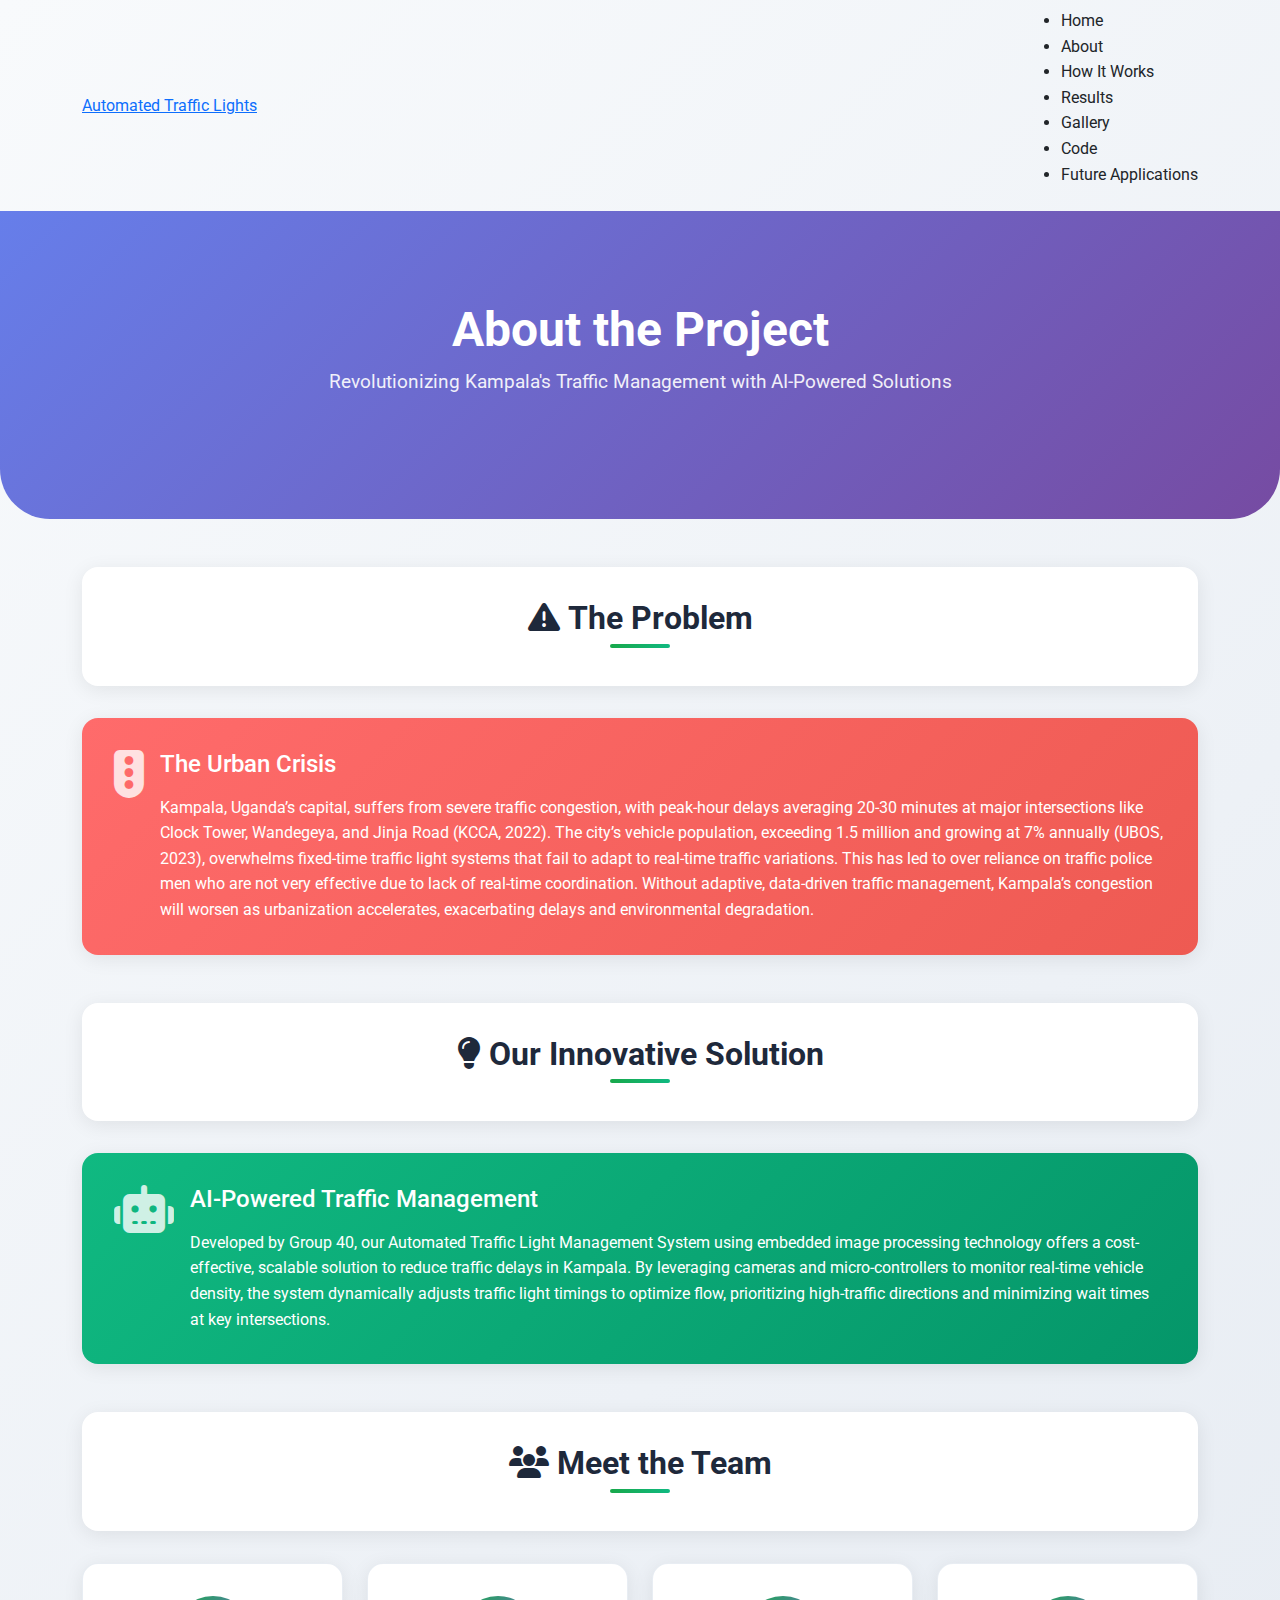
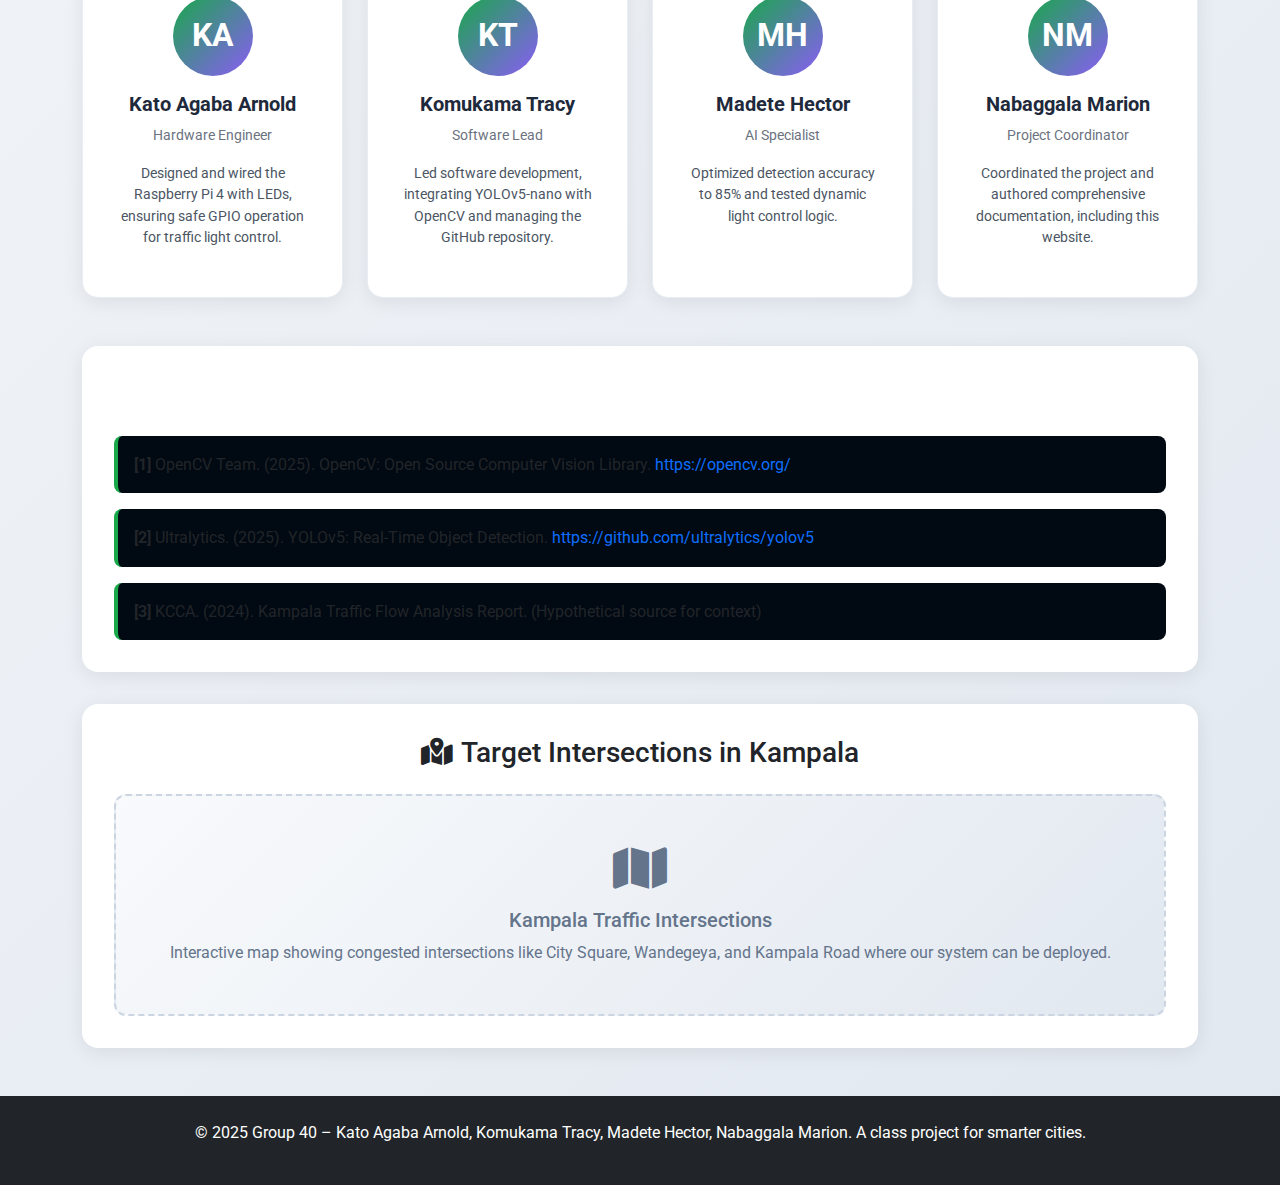
<file: about.html>
<!DOCTYPE html>
<html lang="en">
<head>
    <meta charset="UTF-8">
    <meta name="viewport" content="width=device-width, initial-scale=1.0">
    <title>About - Smart Traffic Lights for Kampala</title>
    <link href="https://cdn.jsdelivr.net/npm/bootstrap@5.3.0/dist/css/bootstrap.min.css" rel="stylesheet">
    <link href="https://cdnjs.cloudflare.com/ajax/libs/font-awesome/6.4.0/css/all.min.css" rel="stylesheet">
    <link href="https://fonts.googleapis.com/css2?family=Montserrat:wght@700&family=Roboto:wght@400;700&display=swap" rel="stylesheet">
    <link rel="stylesheet" href="css/about.css">
    <style>
       
    </style>
</head>
<body>
    <!-- Navigation -->
<!--     <nav class="navbar navbar-expand-lg navbar-dark bg-dark fixed-top">
        <div class="container">
            <a class="navbar-brand" href="index.html">Smart Traffic Lights <span class="traffic-light-animation"></span></a>
            <button class="navbar-toggler" type="button" data-bs-toggle="collapse" data-bs-target="#navbarNav" aria-controls="navbarNav" aria-expanded="false" aria-label="Toggle navigation">
                <span class="navbar-toggler-icon"></span>
            </button>
            <div class="collapse navbar-collapse" id="navbarNav">
                <ul class="navbar-nav ms-auto">
                    <li class="nav-item"><a class="nav-link" href="index.html">Home</a></li>
                    <li class="nav-item"><a class="nav-link active" href="about.html">About</a></li>
                    <li class="nav-item"><a class="nav-link" href="how-it-works.html">How It Works</a></li>
                    <li class="nav-item"><a class="nav-link" href="results.html">Results</a></li>
                    <li class="nav-item"><a class="nav-link" href="gallery.html">Gallery</a></li>
                    <li class="nav-item"><a class="nav-link" href="code.html">Code</a></li>
                    <li class="nav-item"><a class="nav-link" href="future.html">Future Applications</a></li>
                </ul>
            </div>
        </div>
    </nav> -->

    <nav class="navbar">
        <div class="container">
            <div class="nav-brand">
                <a href="index.html">
                    Automated Traffic Lights
                    <div class="traffic-lights">
                        <div class="light red"></div>
                        <div class="light yellow"></div>
                        <div class="light green active"></div>
                    </div>
                </a>
            </div>
            <div class="nav-toggle" id="navToggle">
                <span></span>
                <span></span>
                <span></span>
            </div>
            <ul class="nav-menu" id="navMenu">
                <li><a href="index.html" class="nav-link active">Home</a></li>
                <li><a href="about.html" class="nav-link">About</a></li>
                <li><a href="how-it-works.html" class="nav-link">How It Works</a></li>
                <li><a href="results.html" class="nav-link">Results</a></li>
                <li><a href="gallery.html" class="nav-link">Gallery</a></li>
                <li><a href="code.html" class="nav-link">Code</a></li>
                <li><a href="future.html" class="nav-link">Future Applications</a></li>
            </ul>
        </div>
    </nav>

    <!-- Hero Section -->
    <section class="hero-section">
        <div class="container text-center">
            <h1 class="hero-title">About the Project</h1>
            <p class="hero-subtitle">Revolutionizing Kampala's Traffic Management with AI-Powered Solutions</p>
        </div>
    </section>

    <!-- About Section -->
    <section class="container my-5">
        <!-- Challenge Section -->
        <div class="section-header">
            <h2><i class="fas fa-exclamation-triangle me-2"></i>The Problem</h2>
        </div>
        
        <div class="row mb-5">
            <div class="col-12">
                <div class="modern-card challenge-card">
                    <div class="d-flex align-items-start">
                        <div class="me-3">
                            <i class="fas fa-traffic-light" style="font-size: 3rem; opacity: 0.8;"></i>
                        </div>
                        <div>
                            <h4 class="mb-3">The Urban Crisis</h4>
                            <p class="mb-0">Kampala, Uganda’s capital, suffers from severe traffic congestion, with peak-hour
delays averaging 20-30 minutes at major intersections like Clock Tower, Wandegeya,
and Jinja Road (KCCA, 2022). The city’s vehicle population, exceeding 1.5 million and
growing at 7% annually (UBOS, 2023), overwhelms fixed-time traffic light systems
that fail to adapt to real-time traffic variations. This has led to over reliance on traffic
police men who are not very effective due to lack of real-time coordination. Without
adaptive, data-driven traffic management, Kampala’s congestion will worsen as
urbanization accelerates, exacerbating delays and environmental degradation.</p>
                        </div>
                    </div>
                </div>
            </div>
        </div>

        <!-- Solution Section -->
        <div class="section-header">
            <h2><i class="fas fa-lightbulb me-2"></i>Our Innovative Solution</h2>
        </div>
        
        <div class="row mb-5">
            <div class="col-12">
                <div class="modern-card solution-card">
                    <div class="d-flex align-items-start">
                        <div class="me-3">
                            <i class="fas fa-robot" style="font-size: 3rem; opacity: 0.8;"></i>
                        </div>
                        <div>
                            <h4 class="mb-3">AI-Powered Traffic Management</h4>
                            <p class="mb-0">
                                Developed by Group 40, our Automated Traffic Light Management System using embedded image processing
technology offers a cost-effective, scalable solution to reduce traffic delays in
Kampala. By leveraging cameras and micro-controllers to monitor real-time vehicle
density, the system dynamically adjusts traffic light timings to optimize flow,
prioritizing high-traffic directions and minimizing wait times at key intersections.
                            </p>
                        </div>
                    </div>
                </div>
            </div>
        </div>

        

        <!-- Team Section -->
        <div class="section-header">
            <h2><i class="fas fa-users me-2"></i>Meet the Team</h2>
        </div>
        
        <div class="row g-4 mb-5">
            <div class="col-lg-3 col-md-6">
                <div class="modern-card team-card">
                    <div class="team-avatar">KA</div>
                    <h5 class="team-name">Kato Agaba Arnold</h5>
                    <div class="team-role">Hardware Engineer</div>
                    <p class="team-description">
                        Designed and wired the Raspberry Pi 4 with LEDs, ensuring safe GPIO operation for traffic light control.
                    </p>
                </div>
            </div>
            <div class="col-lg-3 col-md-6">
                <div class="modern-card team-card">
                    <div class="team-avatar">KT</div>
                    <h5 class="team-name">Komukama Tracy</h5>
                    <div class="team-role">Software Lead</div>
                    <p class="team-description">
                        Led software development, integrating YOLOv5-nano with OpenCV and managing the GitHub repository.
                    </p>
                </div>
            </div>
            <div class="col-lg-3 col-md-6">
                <div class="modern-card team-card">
                    <div class="team-avatar">MH</div>
                    <h5 class="team-name">Madete Hector</h5>
                    <div class="team-role">AI Specialist</div>
                    <p class="team-description">
                        Optimized detection accuracy to 85% and tested dynamic light control logic.
                    </p>
                </div>
            </div>
            <div class="col-lg-3 col-md-6">
                <div class="modern-card team-card">
                    <div class="team-avatar">NM</div>
                    <h5 class="team-name">Nabaggala Marion</h5>
                    <div class="team-role">Project Coordinator</div>
                    <p class="team-description">
                        Coordinated the project and authored comprehensive documentation, including this website.
                    </p>
                </div>
            </div>
        </div>

        <!-- References Section -->
        <div class="references-section">
            <h3><i class="fas fa-book me-2"></i>References</h3>
            <div class="reference-item">
                <strong>[1]</strong> OpenCV Team. (2025). OpenCV: Open Source Computer Vision Library. 
                <a href="https://opencv.org/" target="_blank" class="text-decoration-none">https://opencv.org/</a>
            </div>
            <div class="reference-item">
                <strong>[2]</strong> Ultralytics. (2025). YOLOv5: Real-Time Object Detection. 
                <a href="https://github.com/ultralytics/yolov5" target="_blank" class="text-decoration-none">https://github.com/ultralytics/yolov5</a>
            </div>
            <div class="reference-item">
                <strong>[3]</strong> KCCA. (2024). Kampala Traffic Flow Analysis Report. (Hypothetical source for context)
            </div>
        </div>

        <!-- Map Section -->
        <div class="map-container">
            <h3 class="mb-4"><i class="fas fa-map-marked-alt me-2"></i>Target Intersections in Kampala</h3>
            <div class="map-placeholder">
                <i class="fas fa-map" style="font-size: 3rem; margin-bottom: 1rem; display: block;"></i>
                <h5>Kampala Traffic Intersections</h5>
                <p class="mb-0">Interactive map showing congested intersections like City Square, Wandegeya, and Kampala Road where our system can be deployed.</p>
            </div>
        </div>
    </section>

    <!-- Footer -->
    <footer class="bg-dark text-white text-center py-4">
        <p>&copy; 2025 Group 40 – Kato Agaba Arnold, Komukama Tracy, Madete Hector, Nabaggala Marion. A class project for smarter cities.</p>
    </footer>

    <script src="https://cdn.jsdelivr.net/npm/bootstrap@5.3.0/dist/js/bootstrap.bundle.min.js"></script>
    <script src="js/script.js"></script>
</body>
</html>
</file>
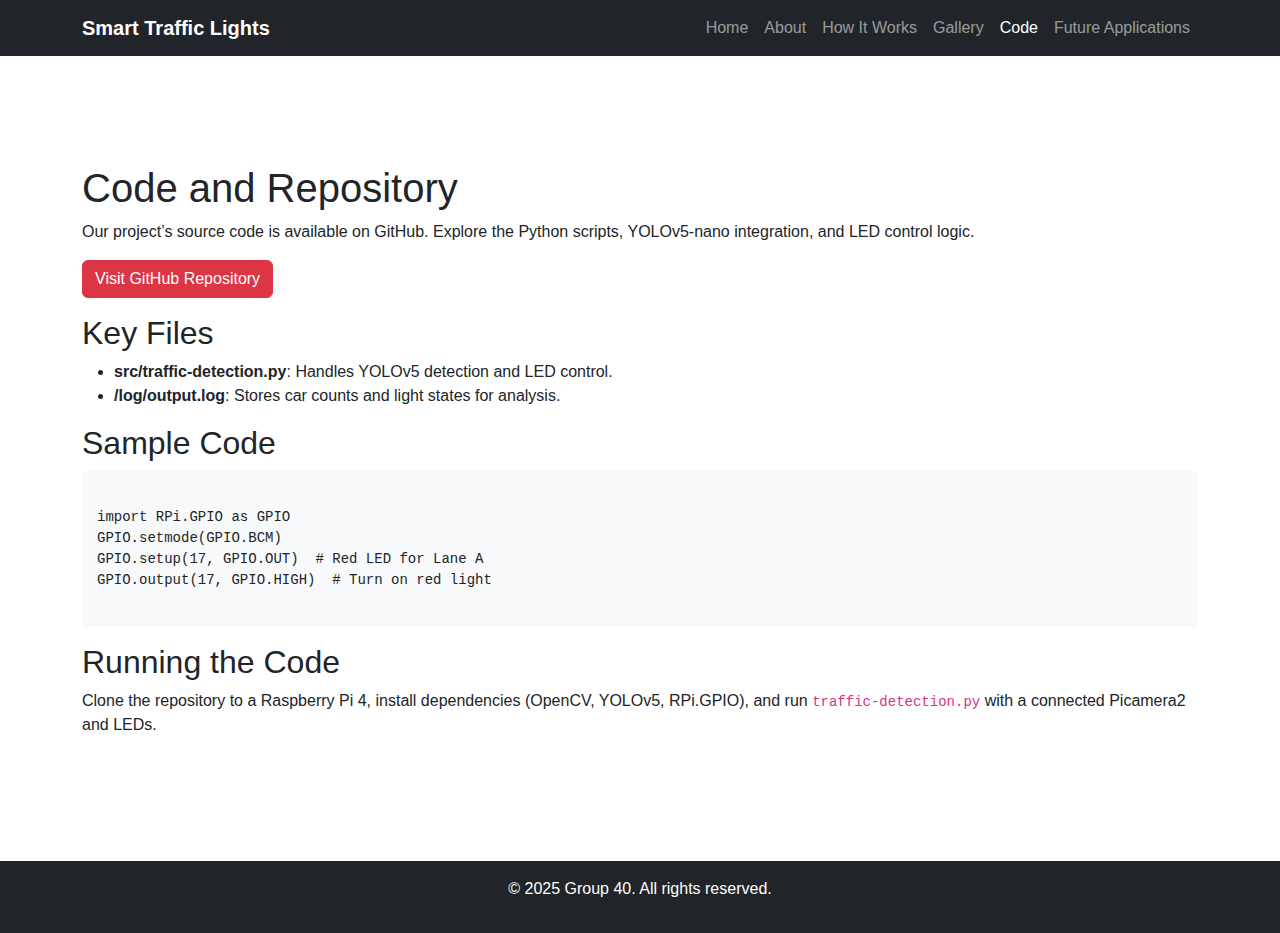
<file: code.html>
<!DOCTYPE html>
<html lang="en">
<head>
    <meta charset="UTF-8">
    <meta name="viewport" content="width=device-width, initial-scale=1.0">
    <title>Code - Automated Traffic Lights</title>
    <link href="https://cdn.jsdelivr.net/npm/bootstrap@5.3.0/dist/css/bootstrap.min.css" rel="stylesheet">
    <link rel="stylesheet" href="css/style.css">
</head>
<body>
    <!-- Navigation (same as index.html) -->
    <nav class="navbar navbar-expand-lg navbar-dark bg-dark">
        <div class="container">
            <a class="navbar-brand" href="index.html">Smart Traffic Lights</a>
            <button class="navbar-toggler" type="button" data-bs-toggle="collapse" data-bs-target="#navbarNav" aria-controls="navbarNav" aria-expanded="false" aria-label="Toggle navigation">
                <span class="navbar-toggler-icon"></span>
            </button>
            <div class="collapse navbar-collapse" id="navbarNav">
                <ul class="navbar-nav ms-auto">
                    <li class="nav-item"><a class="nav-link" href="index.html">Home</a></li>
                    <li class="nav-item"><a class="nav-link" href="about.html">About</a></li>
                    <li class="nav-item"><a class="nav-link" href="how-it-works.html">How It Works</a></li>
       
                    <li class="nav-item"><a class="nav-link" href="gallery.html">Gallery</a></li>
                    <li class="nav-item"><a class="nav-link active" href="code.html">Code</a></li>
                    <li><a href="future.html" class="nav-link">Future Applications</a></li>
                </ul>
            </div>
        </div>
    </nav>

    <!-- Code Section -->
    <section class="container my-5">
        <h1>Code and Repository</h1>
        <p>Our project’s source code is available on GitHub. Explore the Python scripts, YOLOv5-nano integration, and LED control logic.</p>
        <a href="https://github.com/Komukamatracy/AUTOMATED-TRAFFIC-LIGHT-MANAGEMENT-SYSTEM-PROJECT" class="btn btn-primary mb-3">Visit GitHub Repository</a>
        
        <h2>Key Files</h2>
        <ul>
            <li><strong>src/traffic-detection.py</strong>: Handles YOLOv5 detection and LED control.</li>
            <li><strong>/log/output.log</strong>: Stores car counts and light states for analysis.</li>
        </ul>
        
        <h2>Sample Code</h2>
        <pre><code class="language-python">
import RPi.GPIO as GPIO
GPIO.setmode(GPIO.BCM)
GPIO.setup(17, GPIO.OUT)  # Red LED for Lane A
GPIO.output(17, GPIO.HIGH)  # Turn on red light
        </code></pre>
        
        <h2>Running the Code</h2>
        <p>Clone the repository to a Raspberry Pi 4, install dependencies (OpenCV, YOLOv5, RPi.GPIO), and run <code>traffic-detection.py</code> with a connected Picamera2 and LEDs.</p>
    </section>

    <!-- Footer (same as index.html) -->
    <footer class="bg-dark text-white text-center py-3">
        <p>&copy; 2025 Group 40. All rights reserved. </p>
    </footer>

    <script src="https://cdn.jsdelivr.net/npm/bootstrap@5.3.0/dist/js/bootstrap.bundle.min.js"></script>
    <script src="js/script.js"></script>
</body>
</html>
</file>
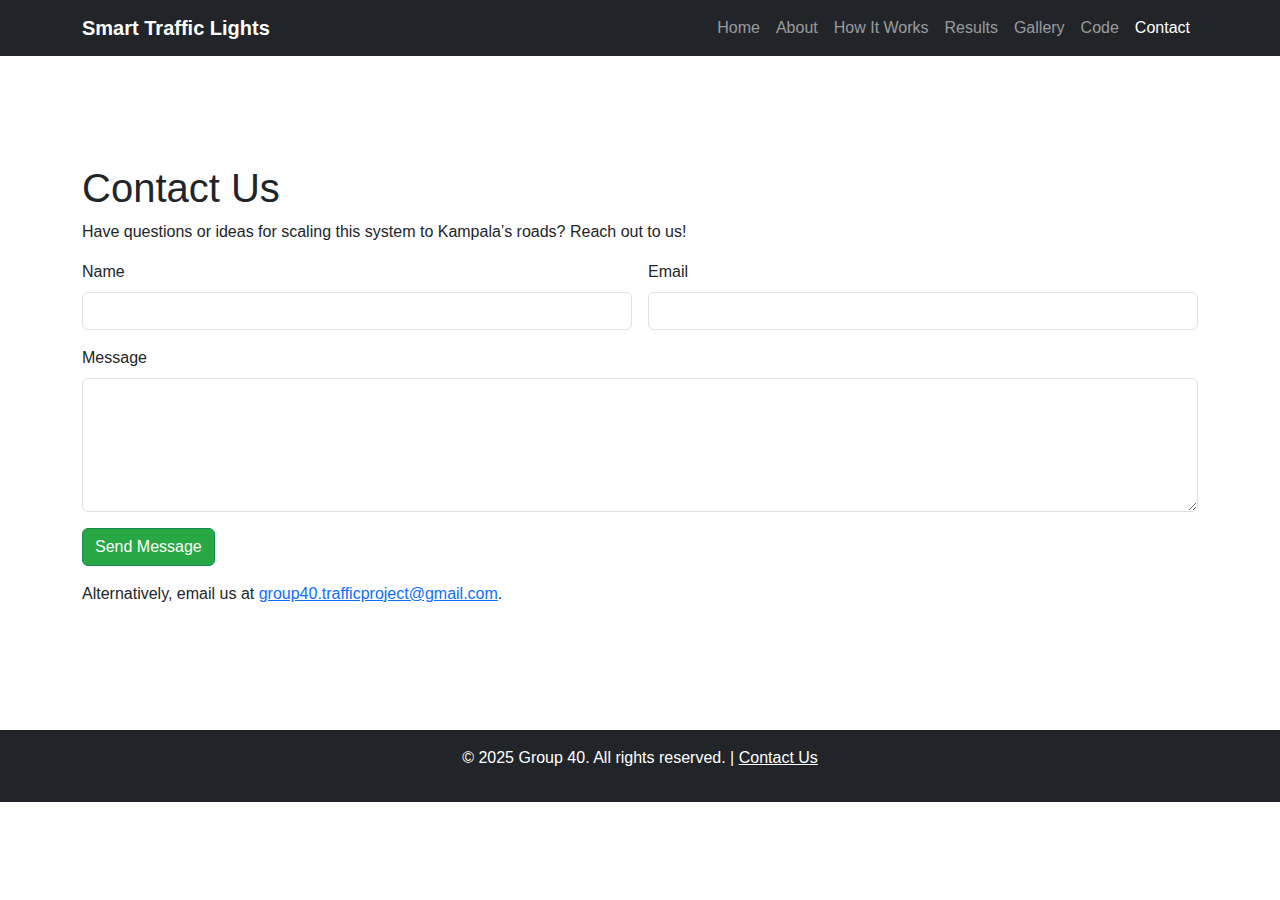
<file: contact.html>
<!DOCTYPE html>
<html lang="en">
<head>
    <meta charset="UTF-8">
    <meta name="viewport" content="width=device-width, initial-scale=1.0">
    <title>Contact - Smart Traffic Lights for Kampala</title>
    <link href="https://cdn.jsdelivr.net/npm/bootstrap@5.3.0/dist/css/bootstrap.min.css" rel="stylesheet">
    <link rel="stylesheet" href="css/style.css">
</head>
<body>
    <!-- Navigation (same as index.html) -->
    <nav class="navbar navbar-expand-lg navbar-dark bg-dark">
        <div class="container">
            <a class="navbar-brand" href="index.html">Smart Traffic Lights</a>
            <button class="navbar-toggler" type="button" data-bs-toggle="collapse" data-bs-target="#navbarNav" aria-controls="navbarNav" aria-expanded="false" aria-label="Toggle navigation">
                <span class="navbar-toggler-icon"></span>
            </button>
            <div class="collapse navbar-collapse" id="navbarNav">
                <ul class="navbar-nav ms-auto">
                    <li class="nav-item"><a class="nav-link" href="index.html">Home</a></li>
                    <li class="nav-item"><a class="nav-link" href="about.html">About</a></li>
                    <li class="nav-item"><a class="nav-link" href="how-it-works.html">How It Works</a></li>
                    <li class="nav-item"><a class="nav-link" href="results.html">Results</a></li>
                    <li class="nav-item"><a class="nav-link" href="gallery.html">Gallery</a></li>
                    <li class="nav-item"><a class="nav-link" href="code.html">Code</a></li>
                    <li class="nav-item"><a class="nav-link active" href="contact.html">Contact</a></li>
                </ul>
            </div>
        </div>
    </nav>

    <!-- Contact Section -->
    <section class="container my-5">
        <h1>Contact Us</h1>
        <p>Have questions or ideas for scaling this system to Kampala’s roads? Reach out to us!</p>
        <form action="https://formspree.io/f/your-form-id" method="POST" class="row g-3">
            <div class="col-md-6">
                <label for="name" class="form-label">Name</label>
                <input type="text" class="form-control" id="name" name="name" required>
            </div>
            <div class="col-md-6">
                <label for="email" class="form-label">Email</label>
                <input type="email" class="form-control" id="email" name="email" required>
            </div>
            <div class="col-12">
                <label for="message" class="form-label">Message</label>
                <textarea class="form-control" id="message" name="message" rows="5" required></textarea>
            </div>
            <div class="col-12">
                <button type="submit" class="btn btn-success">Send Message</button>
            </div>
        </form>
        <p class="mt-3">Alternatively, email us at <a href="mailto:group40.trafficproject@gmail.com">group40.trafficproject@gmail.com</a>.</p>
    </section>

    <!-- Footer (same as index.html) -->
    <footer class="bg-dark text-white text-center py-3">
        <p>&copy; 2025 Group 40. All rights reserved. | <a href="contact.html" class="text-white">Contact Us</a></p>
    </footer>

    <script src="https://cdn.jsdelivr.net/npm/bootstrap@5.3.0/dist/js/bootstrap.bundle.min.js"></script>
    <script src="js/script.js"></script>
</body>
</html>
</file>
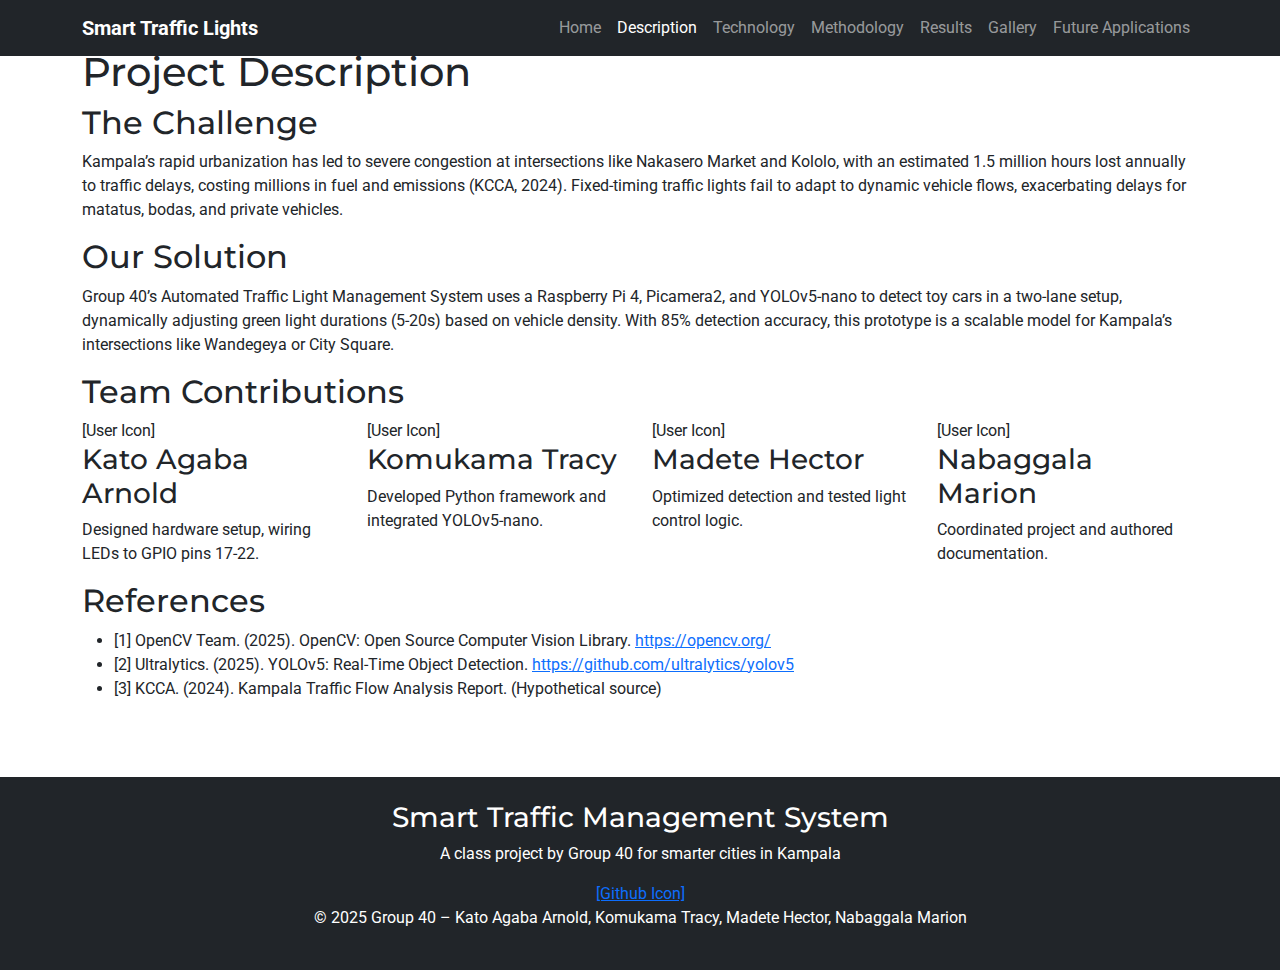
<file: description.html>
<!DOCTYPE html>
<html lang="en">
<head>
    <meta charset="UTF-8">
    <meta name="viewport" content="width=device-width, initial-scale=1.0">
    <title>Description - Smart Traffic Lights for Kampala</title>
    <link href="https://cdn.jsdelivr.net/npm/bootstrap@5.3.0/dist/css/bootstrap.min.css" rel="stylesheet">
    <link href="https://fonts.googleapis.com/css2?family=Montserrat:wght@700&family=Roboto:wght@400;700&display=swap" rel="stylesheet">
    <link rel="stylesheet" href="css/style.css">
</head>
<body>
    <!-- Navigation (same as index.html) -->
    <nav class="navbar navbar-expand-lg navbar-dark bg-dark fixed-top">
        <div class="container">
            <a class="navbar-brand" href="index.html">Smart Traffic Lights <span class="traffic-light-animation"></span></a>
            <button class="navbar-toggler" type="button" data-bs-toggle="collapse" data-bs-target="#navbarNav" aria-controls="navbarNav" aria-expanded="false" aria-label="Toggle navigation">
                <span class="navbar-toggler-icon"></span>
            </button>
            <div class="collapse navbar-collapse" id="navbarNav">
                <ul class="navbar-nav ms-auto">
                    <li class="nav-item"><a class="nav-link" href="index.html">Home</a></li>
                    <li class="nav-item"><a class="nav-link active" href="description.html">Description</a></li>
                    <li class="nav-item"><a class="nav-link" href="technology.html">Technology</a></li>
                    <li class="nav-item"><a class="nav-link" href="methodology.html">Methodology</a></li>
                    <li class="nav-item"><a class="nav-link" href="results.html">Results</a></li>
                    <li class="nav-item"><a class="nav-link" href="gallery.html">Gallery</a></li>
                    <li class="nav-item"><a class="nav-link" href="future.html">Future Applications</a></li>
                </ul>
            </div>
        </div>
    </nav>

    <!-- Description Section -->
    <section id="description" class="container section pt-5">
        <h1>Project Description</h1>
        <div class="description-content">
            <h2>The Challenge</h2>
            <p>Kampala’s rapid urbanization has led to severe congestion at intersections like Nakasero Market and Kololo, with an estimated 1.5 million hours lost annually to traffic delays, costing millions in fuel and emissions (KCCA, 2024). Fixed-timing traffic lights fail to adapt to dynamic vehicle flows, exacerbating delays for matatus, bodas, and private vehicles.</p>
            <h2>Our Solution</h2>
            <p>Group 40’s Automated Traffic Light Management System uses a Raspberry Pi 4, Picamera2, and YOLOv5-nano to detect toy cars in a two-lane setup, dynamically adjusting green light durations (5-20s) based on vehicle density. With 85% detection accuracy, this prototype is a scalable model for Kampala’s intersections like Wandegeya or City Square.</p>
            <h2>Team Contributions</h2>
            <div class="row features-grid">
                <div class="col-md-3 feature-card">
                    <span class="icon">[User Icon]</span>
                    <h3>Kato Agaba Arnold</h3>
                    <p>Designed hardware setup, wiring LEDs to GPIO pins 17-22.</p>
                </div>
                <div class="col-md-3 feature-card">
                    <span class="icon">[User Icon]</span>
                    <h3>Komukama Tracy</h3>
                    <p>Developed Python framework and integrated YOLOv5-nano.</p>
                </div>
                <div class="col-md-3 feature-card">
                    <span class="icon">[User Icon]</span>
                    <h3>Madete Hector</h3>
                    <p>Optimized detection and tested light control logic.</p>
                </div>
                <div class="col-md-3 feature-card">
                    <span class="icon">[User Icon]</span>
                    <h3>Nabaggala Marion</h3>
                    <p>Coordinated project and authored documentation.</p>
                </div>
            </div>
            <h2>References</h2>
            <ul>
                <li>[1] OpenCV Team. (2025). OpenCV: Open Source Computer Vision Library. <a href="https://opencv.org/">https://opencv.org/</a></li>
                <li>[2] Ultralytics. (2025). YOLOv5: Real-Time Object Detection. <a href="https://github.com/ultralytics/yolov5">https://github.com/ultralytics/yolov5</a></li>
                <li>[3] KCCA. (2024). Kampala Traffic Flow Analysis Report. (Hypothetical source)</li>
            </ul>
        </div>
    </section>

    <!-- Footer (same as index.html) -->
    <footer class="bg-dark text-white text-center py-4">
        <div class="container footer-content">
            <div>
                <h3>Smart Traffic Management System</h3>
                <p>A class project by Group 40 for smarter cities in Kampala</p>
            </div>
            <div class="footer-links">
                <a href="https://github.com/Komukamatracy/AUTOMATED-TRAFFIC-LIGHT-MANAGEMENT-SYSTEM-PROJECT">[Github Icon]</a>
            </div>
        </div>
        <div class="footer-bottom">
            <p>&copy; 2025 Group 40 – Kato Agaba Arnold, Komukama Tracy, Madete Hector, Nabaggala Marion</p>
        </div>
    </footer>

    <script src="https://cdn.jsdelivr.net/npm/bootstrap@5.3.0/dist/js/bootstrap.bundle.min.js"></script>
    <script src="js/script.js"></script>
</body>
</html>
</file>
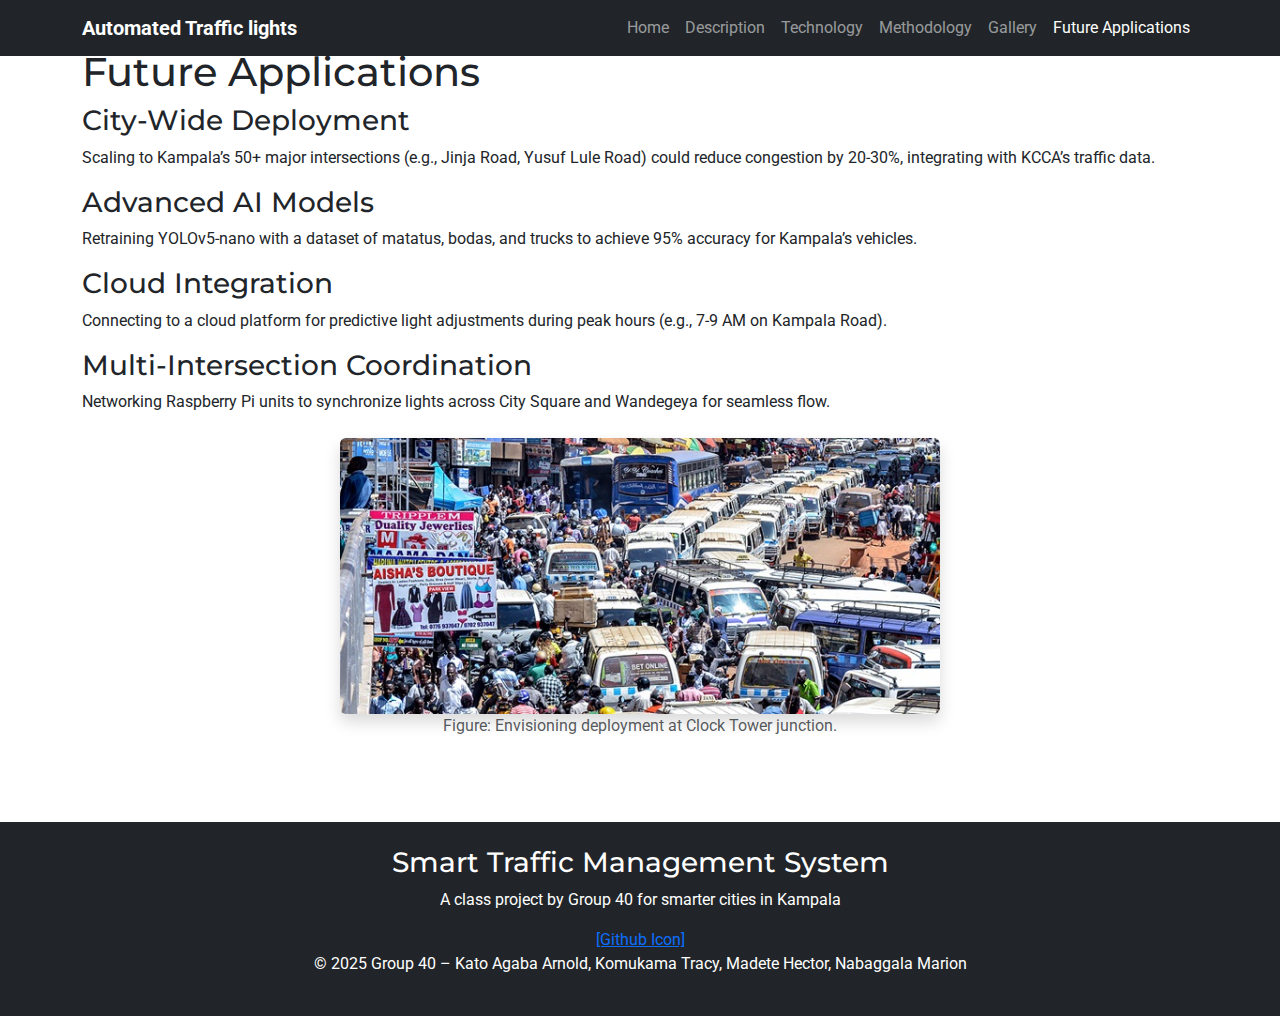
<file: future.html>
<!DOCTYPE html>
<html lang="en">
<head>
    <meta charset="UTF-8">
    <meta name="viewport" content="width=device-width, initial-scale=1.0">
    <title>Future Applications - Smart Traffic Lights for Kampala</title>
    <link href="https://cdn.jsdelivr.net/npm/bootstrap@5.3.0/dist/css/bootstrap.min.css" rel="stylesheet">
    <link href="https://fonts.googleapis.com/css2?family=Montserrat:wght@700&family=Roboto:wght@400;700&display=swap" rel="stylesheet">
    <link rel="stylesheet" href="css/style.css">
</head>
<body>
    <!-- Navigation (same as index.html) -->
    <nav class="navbar navbar-expand-lg navbar-dark bg-dark fixed-top">
        <div class="container">
            <a class="navbar-brand" href="index.html">Automated Traffic lights<span class="traffic-light-animation"></span></a>
            <button class="navbar-toggler" type="button" data-bs-toggle="collapse" data-bs-target="#navbarNav" aria-controls="navbarNav" aria-expanded="false" aria-label="Toggle navigation">
                <span class="navbar-toggler-icon"></span>
            </button>
            <div class="collapse navbar-collapse" id="navbarNav">
                <ul class="navbar-nav ms-auto">
                    <li class="nav-item"><a class="nav-link" href="index.html">Home</a></li>
                    <li class="nav-item"><a class="nav-link" href="description.html">Description</a></li>
                    <li class="nav-item"><a class="nav-link" href="technology.html">Technology</a></li>
                    <li class="nav-item"><a class="nav-link" href="methodology.html">Methodology</a></li>
                    <li class="nav-item"><a class="nav-link" href="gallery.html">Gallery</a></li>
                    <li class="nav-item"><a class="nav-link active" href="future.html">Future Applications</a></li>
                </ul>
            </div>
        </div>
    </nav>

    <!-- Future Applications Section -->
    <section id="future" class="container section pt-5">
        <h1>Future Applications</h1>
        <div class="results-content">
            <div class="results-card">
                <h3>City-Wide Deployment</h3>
                <p>Scaling to Kampala’s 50+ major intersections (e.g., Jinja Road, Yusuf Lule Road) could reduce congestion by 20-30%, integrating with KCCA’s traffic data.</p>
            </div>
            <div class="results-card">
                <h3>Advanced AI Models</h3>
                <p>Retraining YOLOv5-nano with a dataset of matatus, bodas, and trucks to achieve 95% accuracy for Kampala’s vehicles.</p>
            </div>
            <div class="results-card">
                <h3>Cloud Integration</h3>
                <p>Connecting to a cloud platform for predictive light adjustments during peak hours (e.g., 7-9 AM on Kampala Road).</p>
            </div>
            <div class="results-card">
                <h3>Multi-Intersection Coordination</h3>
                <p>Networking Raspberry Pi units to synchronize lights across City Square and Wandegeya for seamless flow.</p>
            </div>
        </div>
        <div class="text-center my-4">
            <img src="img/kampala-traffic.jpg" alt="Vision of system at Kampala intersection" class="img-fluid rounded shadow" style="max-width: 600px;">
            <p class="text-muted">Figure: Envisioning deployment at Clock Tower junction.</p>
        </div>
    </section>

    <!-- Footer (same as index.html) -->
    <footer class="bg-dark text-white text-center py-4">
        <div class="container footer-content">
            <div>
                <h3>Smart Traffic Management System</h3>
                <p>A class project by Group 40 for smarter cities in Kampala</p>
            </div>
            <div class="footer-links">
                <a href="https://github.com/Komukamatracy/AUTOMATED-TRAFFIC-LIGHT-MANAGEMENT-SYSTEM-PROJECT">[Github Icon]</a>
            </div>
        </div>
        <div class="footer-bottom">
            <p>&copy; 2025 Group 40 – Kato Agaba Arnold, Komukama Tracy, Madete Hector, Nabaggala Marion</p>
        </div>
    </footer>

    <script src="https://cdn.jsdelivr.net/npm/bootstrap@5.3.0/dist/js/bootstrap.bundle.min.js"></script>
    <script src="js/script.js"></script>
</body>
</html>
</file>
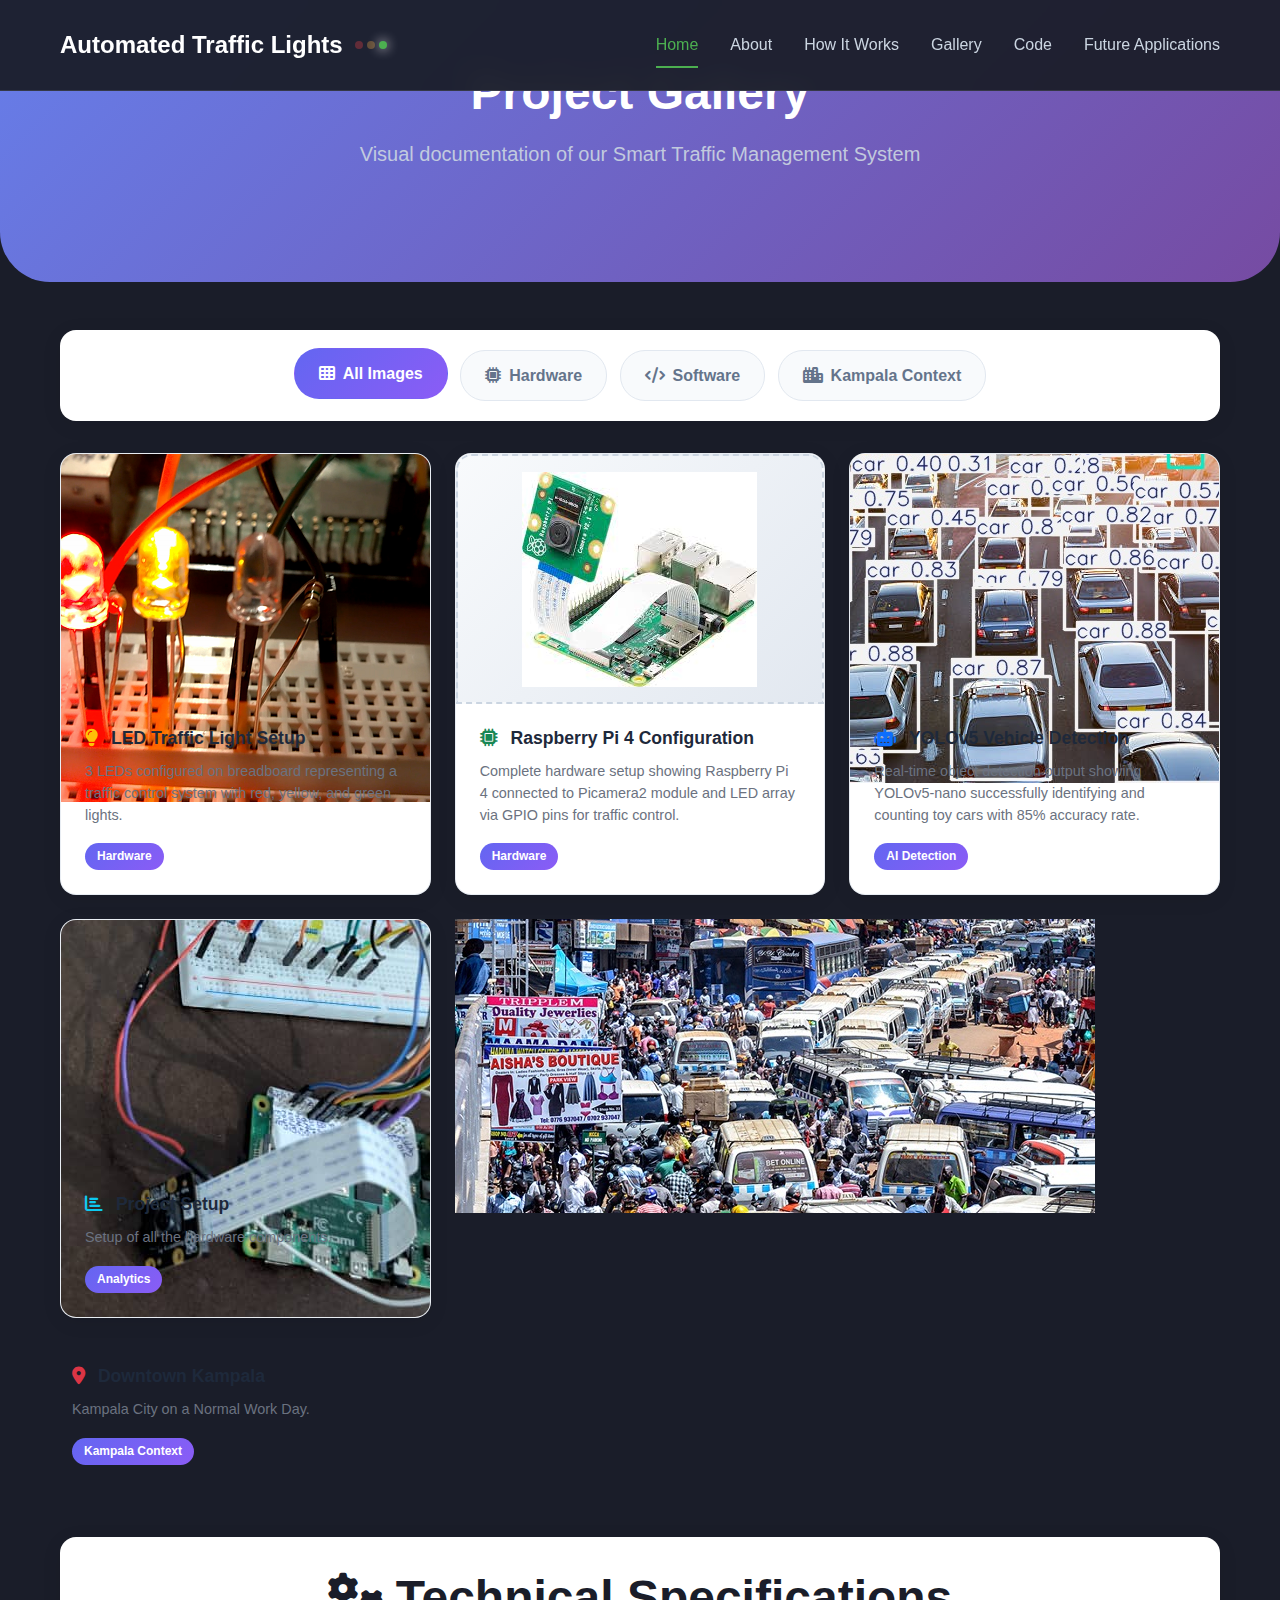
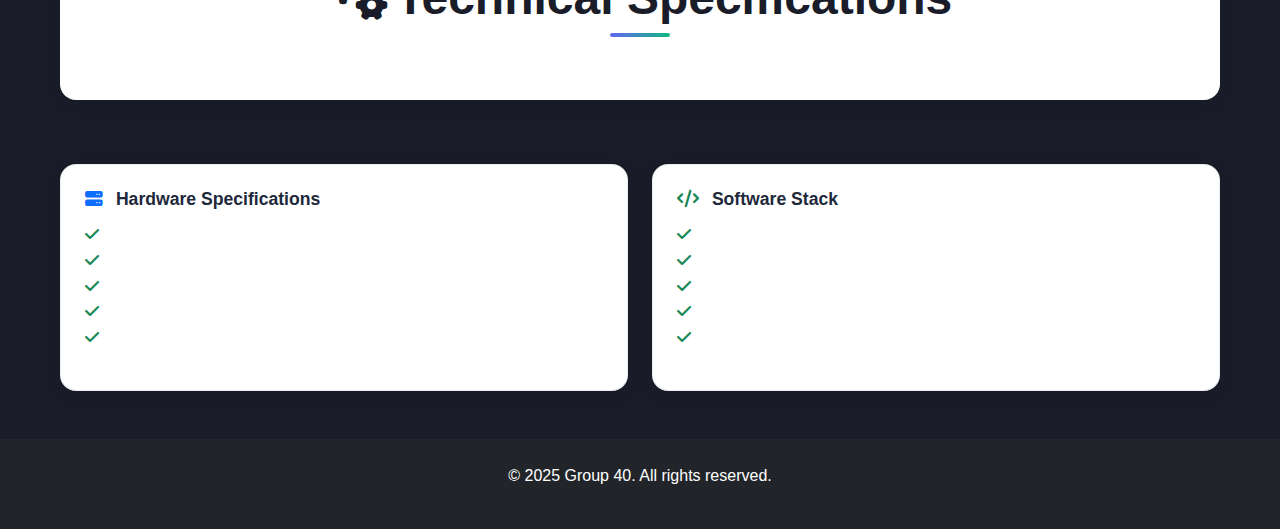
<file: gallery.html>
<!DOCTYPE html>
<html lang="en">
<head>
    <meta charset="UTF-8">
    <meta name="viewport" content="width=device-width, initial-scale=1.0">
    <title>Gallery - Smart Traffic Lights for Kampala</title>
    <link href="https://cdn.jsdelivr.net/npm/bootstrap@5.3.0/dist/css/bootstrap.min.css" rel="stylesheet">
    <link href="https://cdnjs.cloudflare.com/ajax/libs/font-awesome/6.4.0/css/all.min.css" rel="stylesheet">
    <link rel="stylesheet" href="css/gallery.css">
    <link rel="stylesheet" href="css/index.css">
    
    <style>
        
    </style>
</head>
<body>
    <!-- Navigation -->
     <nav class="navbar">
        <div class="container">
            <div class="nav-brand">
                <a href="index.html">
                    Automated Traffic Lights
                    <div class="traffic-lights">
                        <div class="light red"></div>
                        <div class="light yellow"></div>
                        <div class="light green active"></div>
                    </div>
                </a>
            </div>
            <div class="nav-toggle" id="navToggle">
                <span></span>
                <span></span>
                <span></span>
            </div>
            <ul class="nav-menu" id="navMenu">
                <li><a href="index.html" class="nav-link active">Home</a></li>
                <li><a href="about.html" class="nav-link">About</a></li>
                <li><a href="how-it-works.html" class="nav-link">How It Works</a></li>
                <li><a href="gallery.html" class="nav-link">Gallery</a></li>
                <li><a href="code.html" class="nav-link">Code</a></li>
                <li><a href="future.html" class="nav-link">Future Applications</a></li>
            </ul>
        </div>
    </nav>


    <!-- Hero Section -->
    <section class="hero-section">
        <div class="container text-center">
            <h1 class="hero-title">Project Gallery</h1>
            <p class="hero-subtitle">Visual documentation of our Smart Traffic Management System</p>
        </div>
    </section>

    <!-- Gallery Section -->
    <section class="container my-5">
        <!-- Category Tabs -->
        <div class="category-tabs text-center">
            <button class="category-btn active" data-category="all">
                <i class="fas fa-th me-2"></i>All Images
            </button>
            <button class="category-btn" data-category="hardware">
                <i class="fas fa-microchip me-2"></i>Hardware
            </button>
            <button class="category-btn" data-category="software">
                <i class="fas fa-code me-2"></i>Software
            </button>
            <button class="category-btn" data-category="kampala">
                <i class="fas fa-city me-2"></i>Kampala Context
            </button>
        </div>

        <div class="row g-4">
            <!-- Hardware Images -->
            <div class="col-lg-4 col-md-6" data-category="hardware">
                <div class="gallery-card">
                    <div class="image-placeholder">
                      
                       
                           <img src="img/traffic-lights-featured.png"> 
                    

                    </div>
                    <div class="gallery-content">
                        <h5 class="gallery-title">
                            <i class="fas fa-lightbulb me-2 text-warning"></i>
                            LED Traffic Light Setup
                        </h5>
                        <p class="gallery-description">
                            3 LEDs configured on breadboard representing a traffic control system with red, yellow, and green lights.
                        </p>
                        <span class="gallery-badge">Hardware</span>
                    </div>
                </div>
            </div>

            <div class="col-lg-4 col-md-6" data-category="hardware">
                <div class="gallery-card">
                    <div class="image-placeholder">
                        
                        <img src="raspberry_and_pi_cam.jpeg">
                    </div>
                    <div class="gallery-content">
                        <h5 class="gallery-title">
                            <i class="fas fa-microchip me-2 text-success"></i>
                            Raspberry Pi 4 Configuration
                        </h5>
                        <p class="gallery-description">
                            Complete hardware setup showing Raspberry Pi 4 connected to Picamera2 module and LED array via GPIO pins for traffic control.
                        </p>
                        <span class="gallery-badge">Hardware</span>
                    </div>
                </div>
            </div>

            <!-- Software Images -->
            <div class="col-lg-4 col-md-6" data-category="software">
                <div class="gallery-card">
                    <div class="image-placeholder">
                       
                        <img src="output_image_with_bounded_boxes.jpg">
                    </div>
                    <div class="gallery-content">
                        <h5 class="gallery-title">
                            <i class="fas fa-robot me-2 text-primary"></i>
                            YOLOv5 Vehicle Detection
                        </h5>
                        <p class="gallery-description">
                            Real-time object detection output showing YOLOv5-nano successfully identifying and counting toy cars with 85% accuracy rate.
                        </p>
                        <span class="gallery-badge">AI Detection</span>
                    </div>
                </div>
            </div>

            <div class="col-lg-4 col-md-6" data-category="software">
                <div class="gallery-card">
                    <div class="image-placeholder">
                        
                        <img src="project_setup.jpeg" >
                    </div>
                    <div class="gallery-content">
                        <h5 class="gallery-title">
                            <i class="fas fa-chart-bar me-2 text-info"></i>
                            Project Setup
                        </h5>
                        <p class="gallery-description">
                          Setup of all the hardware components.
                        </p>
                        <span class="gallery-badge">Analytics</span>
                    </div>
                </div>
            </div>

            <!-- Kampala Context Images -->
            <div class="col-lg-4 col-md-6" data-category="kampala">
                
                        <img src="img/kampala-traffic.jpg">
                    </div>
                    <div class="gallery-content">
                        <h5 class="gallery-title">
                            <i class="fas fa-map-marker-alt me-2 text-danger"></i>
                            Downtown Kampala
                        </h5>
                        <p class="gallery-description">
                            Kampala City on a Normal Work Day.
                        </p>
                        <span class="gallery-badge">Kampala Context</span>
                    </div>
                </div>
            </div>


        <!-- Technical Specifications -->
        <div class="section-header mt-5">
            <h2><i class="fas fa-cogs me-2"></i>Technical Specifications</h2>
            <p class="mb-0">Detailed overview of our system components and capabilities</p>
        </div>

        <div class="row g-4">
            <div class="col-md-6">
                <div class="gallery-card">
                    <div class="gallery-content">
                        <h5 class="gallery-title">
                            <i class="fas fa-server me-2 text-primary"></i>
                            Hardware Specifications
                        </h5>
                        <ul class="list-unstyled">
                            <li><i class="fas fa-check text-success me-2"></i>Raspberry Pi 4 Model B</li>
                            <li><i class="fas fa-check text-success me-2"></i>Picamera2 Module v2.1</li>
                            <li><i class="fas fa-check text-success me-2"></i>6x LEDs (Red, Yellow, Green)</li>
                            <li><i class="fas fa-check text-success me-2"></i>Breadboard & GPIO Connections</li>
                            <li><i class="fas fa-check text-success me-2"></i>32GB MicroSD Card</li>
                        </ul>
                    </div>
                </div>
            </div>
            <div class="col-md-6">
                <div class="gallery-card">
                    <div class="gallery-content">
                        <h5 class="gallery-title">
                            <i class="fas fa-code me-2 text-success"></i>
                            Software Stack
                        </h5>
                        <ul class="list-unstyled">
                            <li><i class="fas fa-check text-success me-2"></i>Python 3.9+</li>
                            <li><i class="fas fa-check text-success me-2"></i>OpenCV 4.5+</li>
                            <li><i class="fas fa-check text-success me-2"></i>YOLOv5-nano Model</li>
                            <li><i class="fas fa-check text-success me-2"></i>RPi.GPIO Library</li>
                            <li><i class="fas fa-check text-success me-2"></i>CSV Data Logging</li>
                        </ul>
                    </div>
                </div>
            </div>
        </div>
    </section>

    <!-- Footer -->
    <footer class="bg-dark text-white text-center py-4">
        <p>&copy; 2025 Group 40. All rights reserved. </p
    </footer>

    <script src="https://cdn.jsdelivr.net/npm/bootstrap@5.3.0/dist/js/bootstrap.bundle.min.js"></script>
    <script>
        // Category filtering functionality
        document.addEventListener('DOMContentLoaded', function() {
            const categoryBtns = document.querySelectorAll('.category-btn');
            const galleryItems = document.querySelectorAll('[data-category]');

            categoryBtns.forEach(btn => {
                btn.addEventListener('click', function() {
                    const category = this.getAttribute('data-category');
                    
                    // Update active button
                    categoryBtns.forEach(b => b.classList.remove('active'));
                    this.classList.add('active');
                    
                    // Filter gallery items
                    galleryItems.forEach(item => {
                        if (category === 'all' || item.getAttribute('data-category') === category) {
                            item.style.display = 'block';
                            item.style.animation = 'fadeInUp 0.6s ease forwards';
                        } else {
                            item.style.display = 'none';
                        }
                    });
                });
            });
        });
    </script>
</body>
</html>
</file>
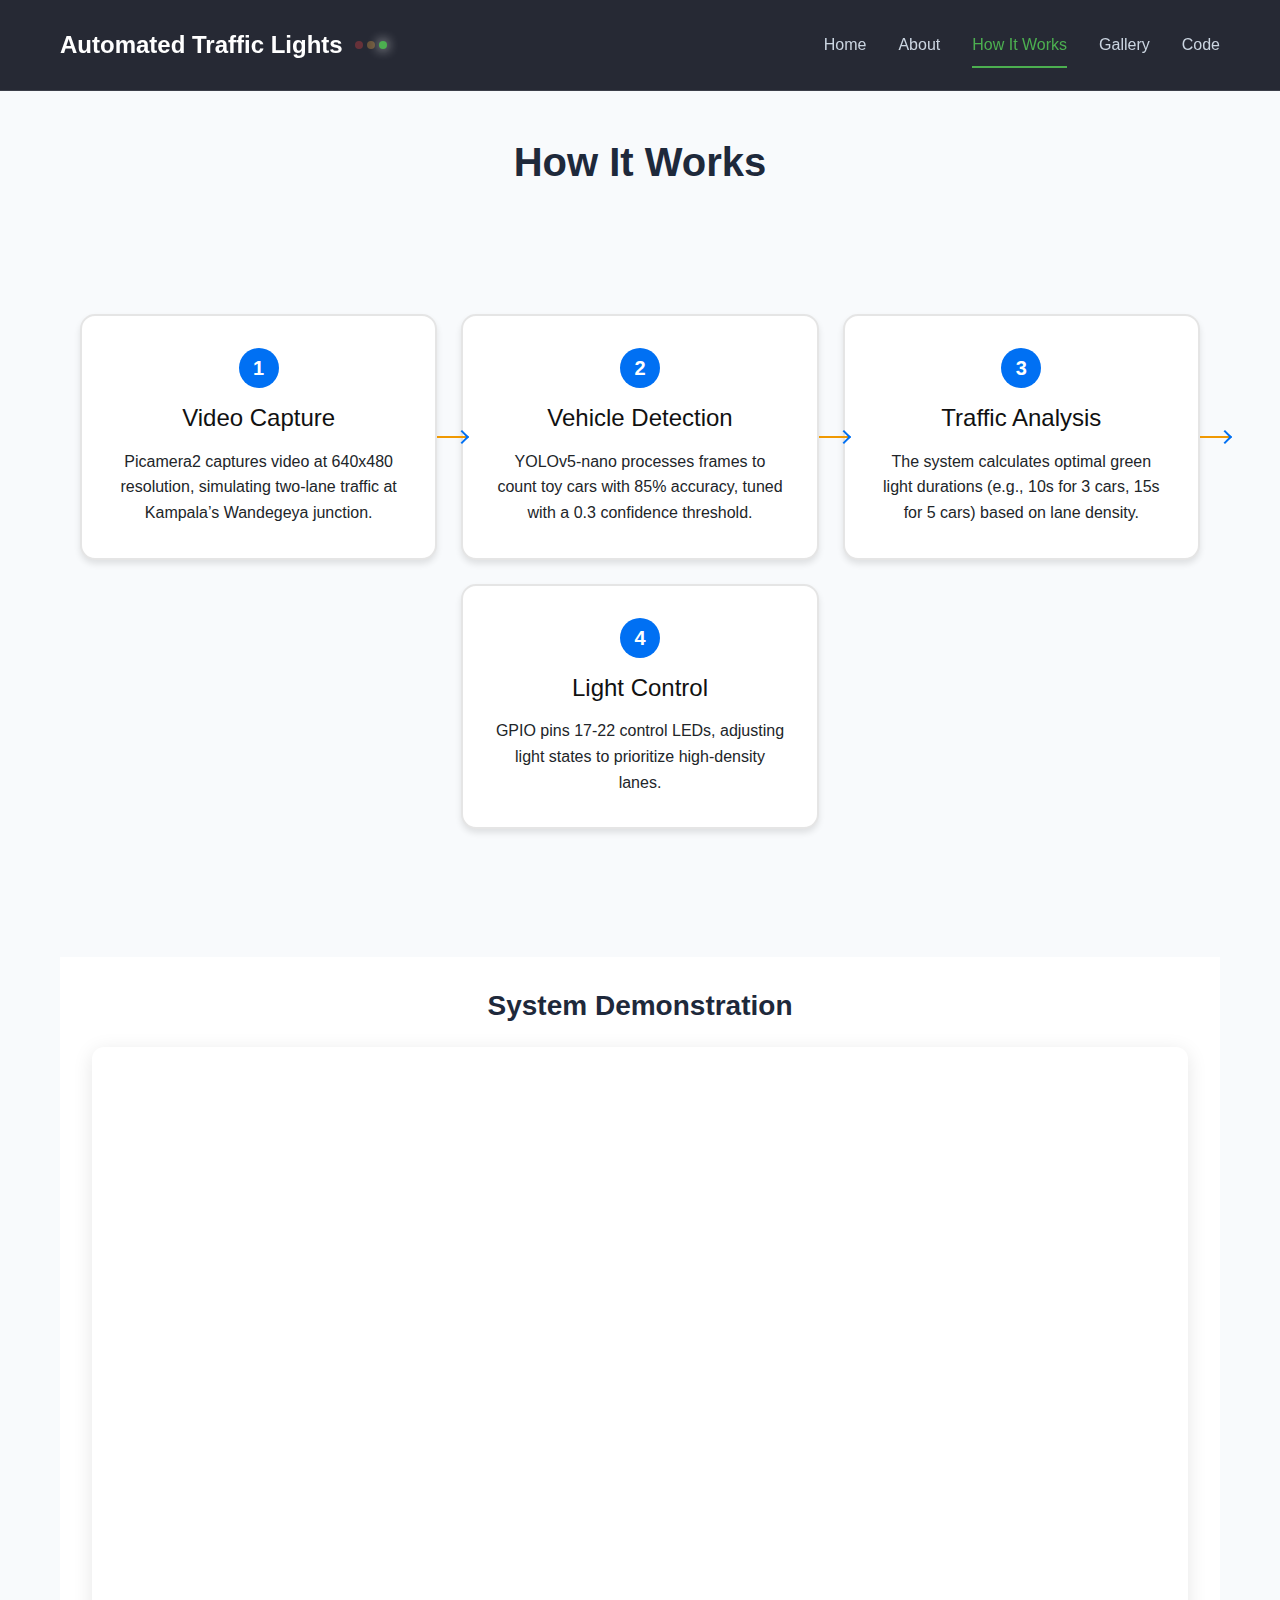
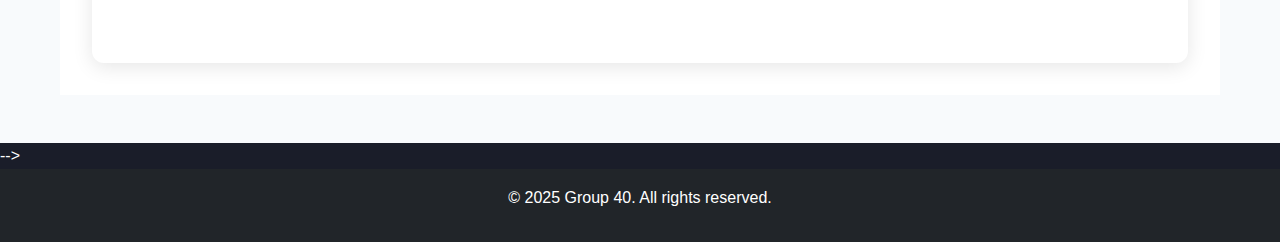
<file: how-it-works.html>
<!DOCTYPE html>
<html lang="en">
<head>
    <meta charset="UTF-8">
    <meta name="viewport" content="width=device-width, initial-scale=1.0">
    <title>How It Works - Automated Traffic Lights</title>
    <link href="https://cdn.jsdelivr.net/npm/bootstrap@5.3.0/dist/css/bootstrap.min.css" rel="stylesheet">
    <link href="https://cdnjs.cloudflare.com/ajax/libs/font-awesome/6.4.0/css/all.min.css" rel="stylesheet">
    <link rel="stylesheet" href="css/works.css">
    <link rel="stylesheet" href="css/index.css"> 
    
    
    <style>
 
    </style>
</head>
<body>
     <nav class="navbar">
        <div class="container">
            <div class="nav-brand">
                <a href="index.html">
                    Automated Traffic Lights
                    <div class="traffic-lights">
                        <div class="light red"></div>
                        <div class="light yellow"></div>
                        <div class="light green active"></div>
                    </div>
                </a>
            </div>
            <div class="nav-toggle" id="navToggle">
                <span></span>
                <span></span>
                <span></span>
            </div>
            <ul class="nav-menu" id="navMenu">
                <li><a href="index.html" class="nav-link">Home</a></li>
                <li><a href="about.html" class="nav-link">About</a></li>
                <li><a href="how-it-works.html" class="nav-link active">How It Works</a></li>
                <li><a href="gallery.html" class="nav-link">Gallery</a></li>
                <li><a href="code.html" class="nav-link">Code</a></li>
                
            </ul>
        </div>
    </nav>

     <section class="overview py-5">
        <div class="container">
            <h2 class="section-title text-center mb-5">How It Works</h2> 

  
     <div class="container py-5">
        <div class="process-flow">
            <div class="row g-4 justify-content-center">
                <div class="col-lg-4 col-md-6">
                    <div class="process-card" tabindex="0" data-bs-toggle="tooltip" data-bs-placement="top" title="Initial Planning Phase">
                        <div class="card h-100">
                            <div class="card-body">
                                <div class="step-number">1</div>
                                <h3 class="card-title">Video Capture</h3>
                                <p class="card-text">Picamera2 captures video at 640x480 resolution, simulating two-lane traffic at Kampala’s Wandegeya junction.</p>
                            </div>
                        </div>
                        <div class="arrow"></div>
                    </div>
                </div>
                <div class="col-lg-4 col-md-6">
                    <div class="process-card" tabindex="0" data-bs-toggle="tooltip" data-bs-placement="top" title="Development Stage">
                        <div class="card h-100">
                            <div class="card-body">
                                <div class="step-number">2</div>
                                <h3 class="card-title">Vehicle Detection</h3>
                                <p class="card-text">YOLOv5-nano processes frames to count toy cars with 85% accuracy, tuned with a 0.3 confidence threshold.</p>
                            </div>
                        </div>
                        <div class="arrow"></div>
                    </div>
                </div>
                <div class="col-lg-4 col-md-6">
                    <div class="process-card" tabindex="0" data-bs-toggle="tooltip" data-bs-placement="top" title="Testing & Review">
                        <div class="card h-100">
                            <div class="card-body">
                                <div class="step-number">3</div>
                                <h3 class="card-title">Traffic Analysis</h3>
                                <p class="card-text">The system calculates optimal green light durations (e.g., 10s for 3 cars, 15s for 5 cars) based on lane density.</p>
                            </div>
                        </div>
                        <div class="arrow"></div>
                    </div>
                </div>
                <div class="col-lg-4 col-md-6">
                    <div class="process-card" tabindex="0" data-bs-toggle="tooltip" data-bs-placement="top" title="Deployment Phase">
                        <div class="card h-100">
                            <div class="card-body">
                                <div class="step-number">4</div>
                                <h3 class="card-title">Light Control</h3>
                                <p class="card-text">GPIO pins 17-22 control LEDs, adjusting light states to prioritize high-density lanes.</p>
                            </div>
                        </div>
                    </div>
                </div>
            </div>
        </div>
    </div>

            <!-- Video Section -->
            <div class="video-container text-center">
                <h3 class="mb-4" style="color: #1e293b; font-weight: 600;">System Demonstration</h3>
                <div class="ratio ratio-16x9">
<!--                     <video  style="border-radius: 12px;"  src="demo.mp4" type="video/mp4" controls>
                       Short Demo
                    </video> -->
                    <iframe width="560" height="315" src="https://www.youtube.com/embed/QJtJEAMkPCI?feature=share" frameborder="0" allowfullscreen></iframe>
<!--                     https://youtube.com/shorts/QJtJEAMkPCI?feature=share -->
                </div>
            </div>
        </div> 
     </section> --> 

    <!-- Footer -->
    <footer class="bg-dark text-white text-center py-3">
        <p>&copy; 2025 Group 40. All rights reserved. </p>
    </footer>

    <!-- Bootstrap JS -->
   
<!--     <script src="js/index.js"></script> -->
    
    <script src="https://cdn.jsdelivr.net/npm/bootstrap@5.3.2/dist/js/bootstrap.bundle.min.js"></script>
    <script> 
        const tooltipTriggerList = document.querySelectorAll('[data-bs-toggle="tooltip"]');
        const tooltipList = [...tooltipTriggerList].map(tooltipTriggerEl => new bootstrap.Tooltip(tooltipTriggerEl));
    </script>
</body>
</html>
</file>
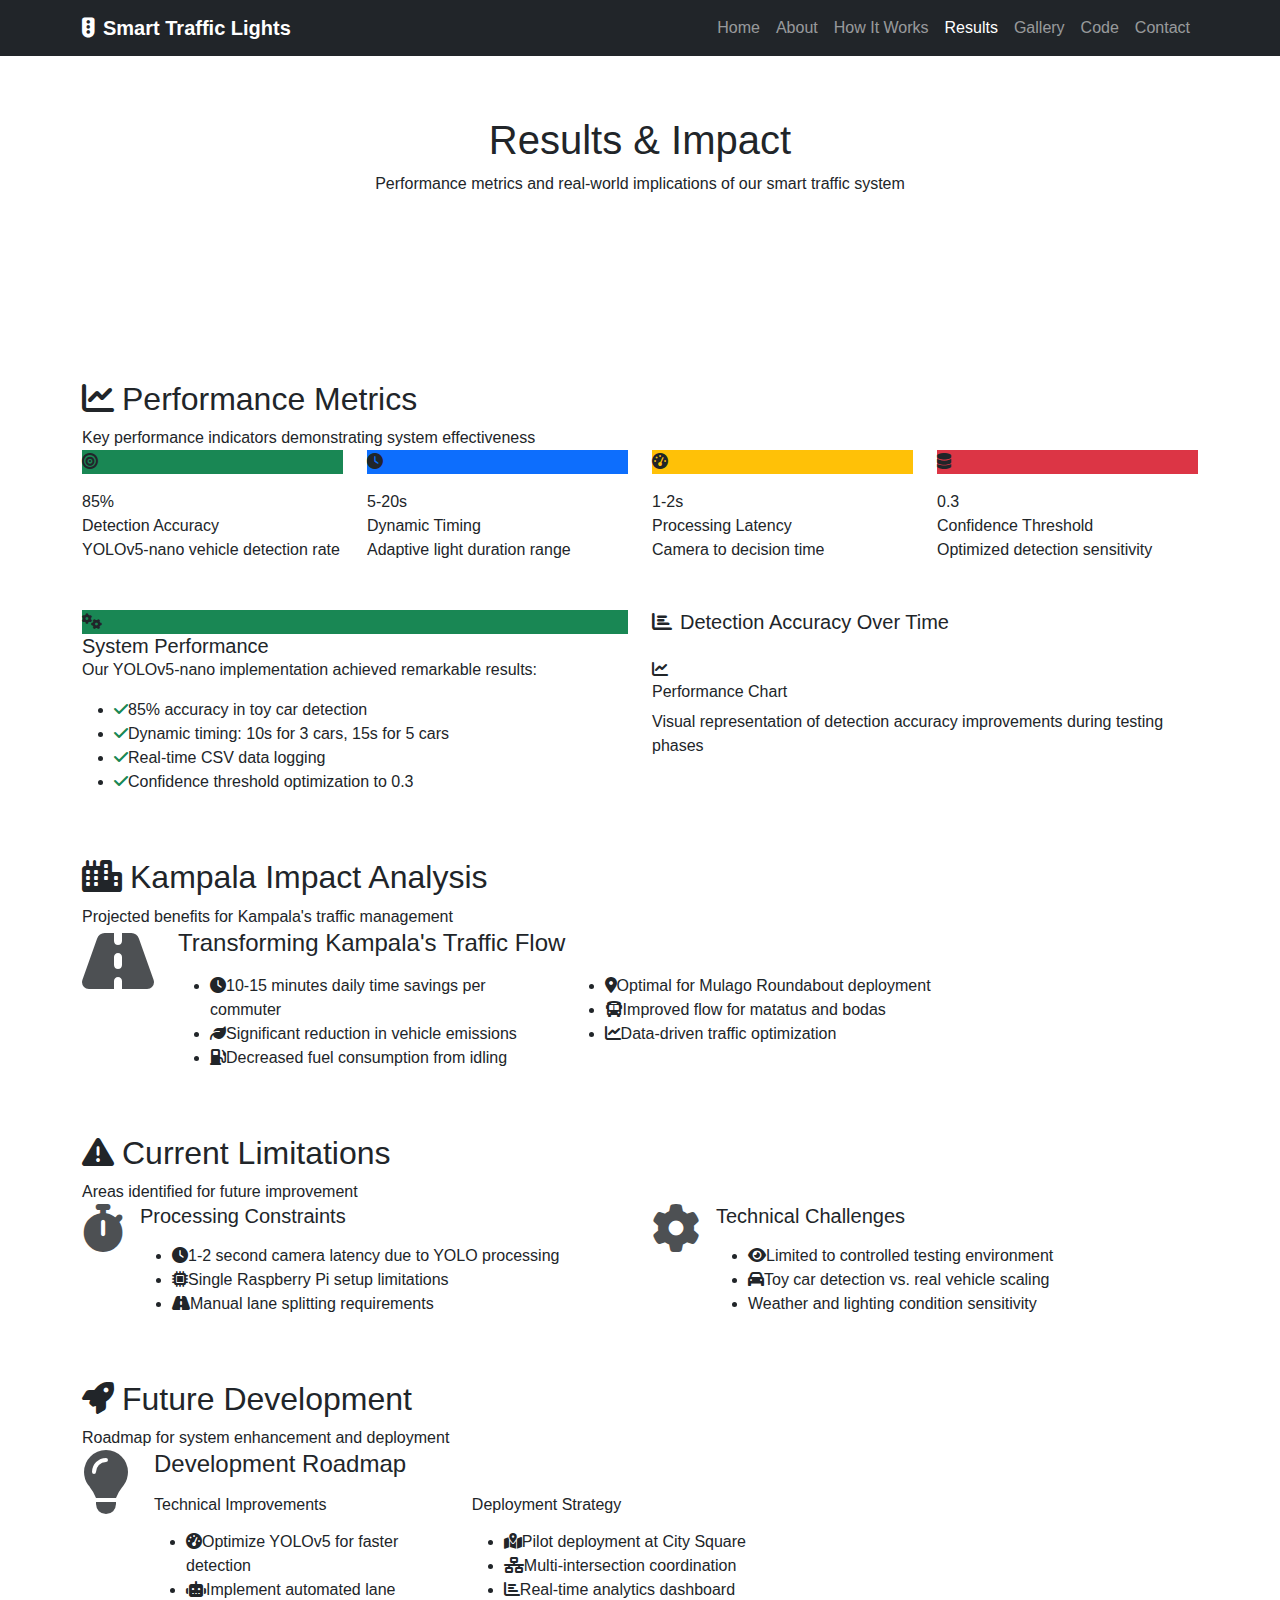
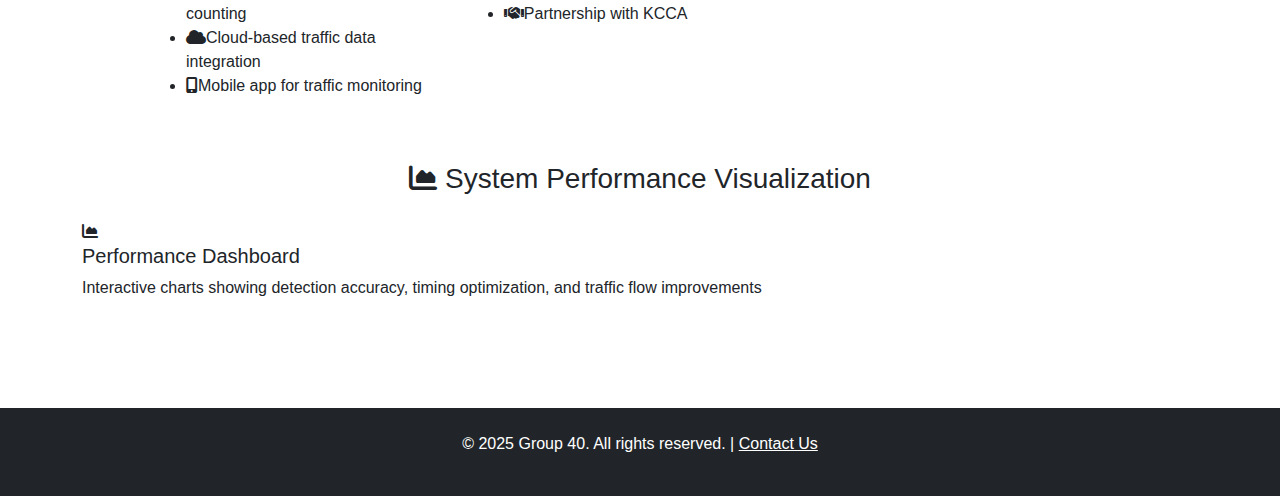
<file: results.html>
<!DOCTYPE html>
<html lang="en">
<head>
    <meta charset="UTF-8">
    <meta name="viewport" content="width=device-width, initial-scale=1.0">
    <title>Results - Smart Traffic Lights for Kampala</title>
    <link href="https://cdn.jsdelivr.net/npm/bootstrap@5.3.0/dist/css/bootstrap.min.css" rel="stylesheet">
    <link href="https://cdnjs.cloudflare.com/ajax/libs/font-awesome/6.4.0/css/all.min.css" rel="stylesheet">
    <link rel="stylesheet" href="css/style.css">
    <style>
      
    </style>
</head>
<body>
    <!-- Navigation -->
    <nav class="navbar navbar-expand-lg navbar-dark bg-dark">
        <div class="container">
            <a class="navbar-brand" href="index.html">
                <i class="fas fa-traffic-light me-2"></i>Smart Traffic Lights
            </a>
            <button class="navbar-toggler" type="button" data-bs-toggle="collapse" data-bs-target="#navbarNav" aria-controls="navbarNav" aria-expanded="false" aria-label="Toggle navigation">
                <span class="navbar-toggler-icon"></span>
            </button>
            <div class="collapse navbar-collapse" id="navbarNav">
                <ul class="navbar-nav ms-auto">
                    <li class="nav-item"><a class="nav-link" href="index.html">Home</a></li>
                    <li class="nav-item"><a class="nav-link" href="about.html">About</a></li>
                    <li class="nav-item"><a class="nav-link" href="how-it-works.html">How It Works</a></li>
                    <li class="nav-item"><a class="nav-link active" href="results.html">Results</a></li>
                    <li class="nav-item"><a class="nav-link" href="gallery.html">Gallery</a></li>
                    <li class="nav-item"><a class="nav-link" href="code.html">Code</a></li>
                    <li class="nav-item"><a class="nav-link" href="contact.html">Contact</a></li>
                </ul>
            </div>
        </div>
    </nav>

    <!-- Hero Section -->
    <section class="hero-section">
        <div class="container text-center">
            <h1 class="hero-title">Results & Impact</h1>
            <p class="hero-subtitle">Performance metrics and real-world implications of our smart traffic system</p>
        </div>
    </section>

    <!-- Performance Metrics Section -->
    <section class="container my-5">
        <div class="section-header">
            <h2><i class="fas fa-chart-line me-2"></i>Performance Metrics</h2>
            <p class="mb-0">Key performance indicators demonstrating system effectiveness</p>
        </div>

        <div class="row g-4 mb-5">
            <div class="col-lg-3 col-md-6">
                <div class="modern-card metric-card">
                    <div class="icon-wrapper bg-success mx-auto mb-3">
                        <i class="fas fa-bullseye"></i>
                    </div>
                    <span class="metric-number success">85%</span>
                    <div class="metric-label">Detection Accuracy</div>
                    <div class="metric-description">YOLOv5-nano vehicle detection rate</div>
                </div>
            </div>
            <div class="col-lg-3 col-md-6">
                <div class="modern-card metric-card">
                    <div class="icon-wrapper bg-primary mx-auto mb-3">
                        <i class="fas fa-clock"></i>
                    </div>
                    <span class="metric-number primary">5-20s</span>
                    <div class="metric-label">Dynamic Timing</div>
                    <div class="metric-description">Adaptive light duration range</div>
                </div>
            </div>
            <div class="col-lg-3 col-md-6">
                <div class="modern-card metric-card">
                    <div class="icon-wrapper bg-warning mx-auto mb-3">
                        <i class="fas fa-tachometer-alt"></i>
                    </div>
                    <span class="metric-number warning">1-2s</span>
                    <div class="metric-label">Processing Latency</div>
                    <div class="metric-description">Camera to decision time</div>
                </div>
            </div>
            <div class="col-lg-3 col-md-6">
                <div class="modern-card metric-card">
                    <div class="icon-wrapper bg-danger mx-auto mb-3">
                        <i class="fas fa-database"></i>
                    </div>
                    <span class="metric-number danger">0.3</span>
                    <div class="metric-label">Confidence Threshold</div>
                    <div class="metric-description">Optimized detection sensitivity</div>
                </div>
            </div>
        </div>

        <!-- Detailed Performance Analysis -->
        <div class="row g-4 mb-5">
            <div class="col-md-6">
                <div class="modern-card">
                    <div class="card-icon-header">
                        <div class="icon-wrapper bg-success">
                            <i class="fas fa-cogs"></i>
                        </div>
                        <h5 class="card-title">System Performance</h5>
                    </div>
                    <div class="card-content">
                        <p class="mb-3">Our YOLOv5-nano implementation achieved remarkable results:</p>
                        <ul class="feature-list">
                            <li><i class="fas fa-check text-success"></i>85% accuracy in toy car detection</li>
                            <li><i class="fas fa-check text-success"></i>Dynamic timing: 10s for 3 cars, 15s for 5 cars</li>
                            <li><i class="fas fa-check text-success"></i>Real-time CSV data logging</li>
                            <li><i class="fas fa-check text-success"></i>Confidence threshold optimization to 0.3</li>
                        </ul>
                    </div>
                </div>
            </div>
            <div class="col-md-6">
                <div class="chart-container">
                    <h5 class="mb-4"><i class="fas fa-chart-bar me-2"></i>Detection Accuracy Over Time</h5>
                    <div class="chart-placeholder">
                        <i class="fas fa-chart-line"></i>
                        <h6>Performance Chart</h6>
                        <p class="mb-0">Visual representation of detection accuracy improvements during testing phases</p>
                    </div>
                </div>
            </div>
        </div>

        <!-- Kampala Impact Section -->
        <div class="section-header">
            <h2><i class="fas fa-city me-2"></i>Kampala Impact Analysis</h2>
            <p class="mb-0">Projected benefits for Kampala's traffic management</p>
        </div>

        <div class="row g-4 mb-5">
            <div class="col-md-12">
                <div class="modern-card impact-card">
                    <div class="d-flex align-items-start">
                        <div class="me-4">
                            <i class="fas fa-road" style="font-size: 4rem; opacity: 0.8;"></i>
                        </div>
                        <div>
                            <h4 class="mb-3">Transforming Kampala's Traffic Flow</h4>
                            <div class="row">
                                <div class="col-md-6">
                                    <ul class="feature-list">
                                        <li><i class="fas fa-clock"></i>10-15 minutes daily time savings per commuter</li>
                                        <li><i class="fas fa-leaf"></i>Significant reduction in vehicle emissions</li>
                                        <li><i class="fas fa-gas-pump"></i>Decreased fuel consumption from idling</li>
                                    </ul>
                                </div>
                                <div class="col-md-6">
                                    <ul class="feature-list">
                                        <li><i class="fas fa-map-marker-alt"></i>Optimal for Mulago Roundabout deployment</li>
                                        <li><i class="fas fa-bus"></i>Improved flow for matatus and bodas</li>
                                        <li><i class="fas fa-chart-line"></i>Data-driven traffic optimization</li>
                                    </ul>
                                </div>
                            </div>
                        </div>
                    </div>
                </div>
            </div>
        </div>

        <!-- Limitations Section -->
        <div class="section-header">
            <h2><i class="fas fa-exclamation-triangle me-2"></i>Current Limitations</h2>
            <p class="mb-0">Areas identified for future improvement</p>
        </div>

        <div class="row g-4 mb-5">
            <div class="col-md-6">
                <div class="modern-card limitation-card">
                    <div class="d-flex align-items-start">
                        <div class="me-3">
                            <i class="fas fa-stopwatch" style="font-size: 3rem; opacity: 0.8;"></i>
                        </div>
                        <div>
                            <h5 class="mb-3">Processing Constraints</h5>
                            <ul class="feature-list">
                                <li><i class="fas fa-clock"></i>1-2 second camera latency due to YOLO processing</li>
                                <li><i class="fas fa-microchip"></i>Single Raspberry Pi setup limitations</li>
                                <li><i class="fas fa-road"></i>Manual lane splitting requirements</li>
                            </ul>
                        </div>
                    </div>
                </div>
            </div>
            <div class="col-md-6">
                <div class="modern-card limitation-card">
                    <div class="d-flex align-items-start">
                        <div class="me-3">
                            <i class="fas fa-cog" style="font-size: 3rem; opacity: 0.8;"></i>
                        </div>
                        <div>
                            <h5 class="mb-3">Technical Challenges</h5>
                            <ul class="feature-list">
                                <li><i class="fas fa-eye"></i>Limited to controlled testing environment</li>
                                <li><i class="fas fa-car"></i>Toy car detection vs. real vehicle scaling</li>
                                <li><i class="fas fa-weather-rain"></i>Weather and lighting condition sensitivity</li>
                            </ul>
                        </div>
                    </div>
                </div>
            </div>
        </div>

        <!-- Next Steps Section -->
        <div class="section-header">
            <h2><i class="fas fa-rocket me-2"></i>Future Development</h2>
            <p class="mb-0">Roadmap for system enhancement and deployment</p>
        </div>

        <div class="row g-4">
            <div class="col-md-12">
                <div class="modern-card next-steps-card">
                    <div class="d-flex align-items-start">
                        <div class="me-4">
                            <i class="fas fa-lightbulb" style="font-size: 4rem; opacity: 0.8;"></i>
                        </div>
                        <div>
                            <h4 class="mb-3">Development Roadmap</h4>
                            <div class="row">
                                <div class="col-md-6">
                                    <h6 class="mb-3">Technical Improvements</h6>
                                    <ul class="feature-list">
                                        <li><i class="fas fa-tachometer-alt"></i>Optimize YOLOv5 for faster detection</li>
                                        <li><i class="fas fa-robot"></i>Implement automated lane counting</li>
                                        <li><i class="fas fa-cloud"></i>Cloud-based traffic data integration</li>
                                        <li><i class="fas fa-mobile-alt"></i>Mobile app for traffic monitoring</li>
                                    </ul>
                                </div>
                                <div class="col-md-6">
                                    <h6 class="mb-3">Deployment Strategy</h6>
                                    <ul class="feature-list">
                                        <li><i class="fas fa-map-marked-alt"></i>Pilot deployment at City Square</li>
                                        <li><i class="fas fa-network-wired"></i>Multi-intersection coordination</li>
                                        <li><i class="fas fa-chart-bar"></i>Real-time analytics dashboard</li>
                                        <li><i class="fas fa-handshake"></i>Partnership with KCCA</li>
                                    </ul>
                                </div>
                            </div>
                        </div>
                    </div>
                </div>
            </div>
        </div>

        <!-- Results Visualization -->
        <div class="chart-container mt-5">
            <h3 class="mb-4 text-center"><i class="fas fa-chart-area me-2"></i>System Performance Visualization</h3>
            <div class="chart-placeholder">
                <i class="fas fa-chart-area"></i>
                <h5>Performance Dashboard</h5>
                <p class="mb-0">Interactive charts showing detection accuracy, timing optimization, and traffic flow improvements</p>
            </div>
        </div>
    </section>

    <!-- Footer -->
    <footer class="bg-dark text-white text-center py-4">
        <p>&copy; 2025 Group 40. All rights reserved. | <a href="contact.html" class="text-white">Contact Us</a></p>
    </footer>

    <script src="https://cdn.jsdelivr.net/npm/bootstrap@5.3.0/dist/js/bootstrap.bundle.min.js"></script>
</body>
</html>
</file>
<file: css/about.css>
/* Modern Card Styles */
        :root {
            --primary-color: #18a84a;
            --success-color: #10b981;
            --warning-color: #f59e0b;
            --danger-color: #ef4444;
            --card-shadow: 0 4px 20px rgba(0, 0, 0, 0.08);
            --card-hover-shadow: 0 8px 30px rgba(0, 0, 0, 0.12);
            --border-radius: 16px;
        }

        body {
            background: linear-gradient(135deg, #f8fafc 0%, #e2e8f0 100%);
            font-family: 'Inter', -apple-system, BlinkMacSystemFont, 'Segoe UI', Roboto, sans-serif;
            line-height: 1.6;
        }

        .modern-card {
            background: white;
            border-radius: var(--border-radius);
            box-shadow: var(--card-shadow);
            border: 1px solid rgba(226, 232, 240, 0.8);
            padding: 2rem;
            transition: all 0.3s ease;
            position: relative;
            overflow: hidden;
            height: 100%;
        }

        .modern-card::before {
            content: '';
            position: absolute;
            top: 0;
            left: 0;
            right: 0;
            height: 4px;
            background: linear-gradient(90deg, var(--primary-color), var(--success-color), var(--warning-color));
            opacity: 0;
            transition: opacity 0.3s ease;
        }

        .modern-card:hover {
            transform: translateY(-8px);
            box-shadow: var(--card-hover-shadow);
        }

        .modern-card:hover::before {
            opacity: 1;
        }

        .hero-section {
            background: linear-gradient(135deg, #667eea 0%, #764ba2 100%);
            color: white;
            padding: 90px;
            
            border-radius: 0 0 50px 50px;
        }

        .hero-title {
            font-size: 3rem;
            font-weight: 700;
            paddding: 50px
            margin-bottom: 1rem;
        }

        .hero-subtitle {
            font-size: 1.2rem;
            opacity: 0.9;
            margin-bottom: 2rem;
        }

        .section-header {
            background: white;
            border-radius: var(--border-radius);
            padding: 2rem;
            margin-bottom: 2rem;
            box-shadow: var(--card-shadow);
            text-align: center;
        }

        .section-header h2 {
            color: #1e293b;
            font-weight: 700;
            margin-bottom: 1rem;
            position: relative;
        }
        

        .section-header h2::after {
            content: '';
            position: absolute;
            bottom: -10px;
            left: 50%;
            transform: translateX(-50%);
            width: 60px;
            height: 4px;
            background: linear-gradient(90deg, var(--primary-color), var(--success-color));
            border-radius: 2px;
        }

        .challenge-card {
            background: linear-gradient(135deg, #ff6b6b, #ee5a52);
            color: white;
            border: none;
        }

        .solution-card {
            background: linear-gradient(135deg, var(--success-color), #059669);
            color: white;
            border: none;
        }

        .team-card {
            text-align: center;
            position: relative;
        }

        .team-avatar {
            width: 80px;
            height: 80px;
            border-radius: 50%;
            background: linear-gradient(135deg, var(--primary-color), #8b5cf6);
            display: flex;
            align-items: center;
            justify-content: center;
            margin: 0 auto 1rem;
            font-size: 2rem;
            color: white;
            font-weight: bold;
        }

        .team-name {
            font-weight: 700;
            color: #1e293b;
            margin-bottom: 0.5rem;
        }

        .team-role {
            color: #6b7280;
            font-size: 0.9rem;
            margin-bottom: 1rem;
        }

        .team-description {
            color: #4b5563;
            font-size: 0.9rem;
            line-height: 1.5;
        }

        .stats-section {
            background: white;
            border-radius: var(--border-radius);
            padding: 2rem;
            margin: 2rem 0;
            box-shadow: var(--card-shadow);
        }

        .stat-item {
            text-align: center;
            padding: 1rem;
        }

        .stat-number {
            font-size: 2.5rem;
            font-weight: 700;
            color: var(--primary-color);
            display: block;
        }

        .stat-label {
            color: #6b7280;
            font-size: 0.9rem;
            margin-top: 0.5rem;
        }

        .references-section {
            background: white;
            border-radius: var(--border-radius);
            padding: 2rem;
            margin: 2rem 0;
            box-shadow: var(--card-shadow);
        }

        .references-section h3 {
            color: white;
            font-weight: 700;
            margin-bottom: 1.5rem;
        }

        .reference-item {
            padding: 1rem;
            background: #010912;
            border-radius: 8px;
            margin-bottom: 1rem;
            border-left: 4px solid var(--primary-color);
        }

        .reference-item:last-child {
            margin-bottom: 0;
        }

        .map-container {
            background: white;
            border-radius: var(--border-radius);
            padding: 2rem;
            box-shadow: var(--card-shadow);
            text-align: center;
        }

        .map-placeholder {
            background: linear-gradient(135deg, #f8fafc, #e2e8f0);
            border-radius: 12px;
            padding: 3rem;
            border: 2px dashed #cbd5e1;
            color: #64748b;
        }

        /* Animation */
        @keyframes fadeInUp {
            from {
                opacity: 0;
                transform: translateY(30px);
            }
            to {
                opacity: 1;
                transform: translateY(0);
            }
        }

        .modern-card {
            animation: fadeInUp 0.6s ease forwards;
        }

        .modern-card:nth-child(1) { animation-delay: 0.1s; }
        .modern-card:nth-child(2) { animation-delay: 0.2s; }
        .modern-card:nth-child(3) { animation-delay: 0.3s; }
        .modern-card:nth-child(4) { animation-delay: 0.4s; }

        /* Responsive Design */
        @media (max-width: 768px) {
            .hero-title {
                font-size: 2rem;
            }
            
            .modern-card {
                padding: 1.5rem;
            }
            
            .stat-number {
                font-size: 2rem;
            }
        }
</file>
<file: css/style.css>
/* Custom styles for the website */
body {
    font-family: 'Roboto', sans-serif;
}

.hero {
    background-color: rgba(0, 0, 0, 0.5); /* Overlay for readability */
    padding: 100px 0;
}

.navbar-brand {
    font-weight: bold;
}

.btn-success {
    background-color: #28a745; /* Traffic light green */
}

.btn-primary {
    background-color: #dc3545; /* Traffic light red */
    border-color: #dc3545;
}

.btn-primary:hover {
    background-color: #c82333;
    border-color: #c82333;
}

h1, h2, h3 {
    font-family: 'Montserrat', sans-serif;
}

section {
    padding: 60px 0;
}

img, video {
    max-width: 100%;
    height: auto;
}

pre code {
    background-color: #f8f9fa;
    padding: 15px;
    border-radius: 5px;
    display: block;
}

/* Animation for traffic light effect */
@keyframes trafficLight {
    0% { background-color: #dc3545; } /* Red */
    33% { background-color: #ffc107; } /* Yellow */
    66% { background-color: #28a745; } /* Green */
    100% { background-color: #dc3545; } /* Red */
}

.traffic-light-animation {
    width: 20px;
    height: 20px;
    border-radius: 50%;
    display: inline-block;
    animation: trafficLight 6s infinite;
}
</file>
<file: css/gallery.css>
/* Modern Card Styles */
        :root {
            --primary-color: #6366f1;
            --success-color: #10b981;
            --warning-color: #f59e0b;
            --danger-color: #ef4444;
            --card-shadow: 0 4px 20px rgba(0, 0, 0, 0.08);
            --card-hover-shadow: 0 8px 30px rgba(0, 0, 0, 0.12);
            --border-radius: 16px;
        }

        body {
            background: linear-gradient(135deg, #f8fafc 0%, #e2e8f0 100%);
            font-family: 'Inter', -apple-system, BlinkMacSystemFont, 'Segoe UI', Roboto, sans-serif;
            line-height: 1.6;
        }

        .hero-section {
            background: linear-gradient(135deg, #667eea 0%, #764ba2 100%);
            color: white;
            padding: 4rem 0;
            margin-bottom: 3rem;
            border-radius: 0 0 50px 50px;
        }

        .hero-title {
            font-size: 3rem;
            font-weight: 700;
            margin-bottom: 1rem;
        }

        .hero-subtitle {
            font-size: 1.2rem;
            opacity: 0.9;
            margin-bottom: 2rem;
        }

        .gallery-card {
            background: white;
            border-radius: var(--border-radius);
            box-shadow: var(--card-shadow);
            border: 1px solid rgba(226, 232, 240, 0.8);
            padding: 0;
            transition: all 0.3s ease;
            position: relative;
            overflow: hidden;
            height: 100%;
        }

        .gallery-card::before {
            content: '';
            position: absolute;
            top: 0;
            left: 0;
            right: 0;
            height: 4px;
            background: linear-gradient(90deg, var(--primary-color), var(--success-color), var(--warning-color));
            opacity: 0;
            transition: opacity 0.3s ease;
        }

        .gallery-card:hover {
            transform: translateY(-8px);
            box-shadow: var(--card-hover-shadow);
        }

        .gallery-card:hover::before {
            opacity: 1;
        }

        .gallery-image {
            width: 100%;
            height: 250px;
            object-fit: cover;
            border-radius: var(--border-radius) var(--border-radius) 0 0;
        }

        .gallery-content {
            padding: 1.5rem;
        }

        .gallery-title {
            font-weight: 700;
            color: #1e293b;
            font-size: 1.1rem;
            margin-bottom: 0.75rem;
        }

        .gallery-description {
            color: #6b7280;
            font-size: 0.9rem;
            line-height: 1.5;
            margin-bottom: 1rem;
        }

        .gallery-badge {
            background: linear-gradient(135deg, var(--primary-color), #8b5cf6);
            color: white;
            padding: 0.25rem 0.75rem;
            border-radius: 20px;
            font-size: 0.75rem;
            font-weight: 600;
            display: inline-block;
        }
        .img {
  max-width: 100%; /* Ensures the image doesn't exceed its container's width */
  height: auto;    /* Maintains the aspect ratio by automatically adjusting height */
}
        .section-header {
            background: white;
            border-radius: var(--border-radius);
            padding: 2rem;
            margin-bottom: 2rem;
            box-shadow: var(--card-shadow);
            text-align: center;
        }

        .section-header h2 {
            color: #1e293b;
            font-weight: 700;
            margin-bottom: 1rem;
            position: relative;
        }

        .section-header h2::after {
            content: '';
            position: absolute;
            bottom: -10px;
            left: 50%;
            transform: translateX(-50%);
            width: 60px;
            height: 4px;
            background: linear-gradient(90deg, var(--primary-color), var(--success-color));
            border-radius: 2px;
        }

        .category-tabs {
            background: white;
            border-radius: var(--border-radius);
            padding: 1rem;
            margin-bottom: 2rem;
            box-shadow: var(--card-shadow);
        }

        .category-btn {
            background: #f8fafc;
            border: 1px solid #e2e8f0;
            color: #64748b;
            padding: 0.75rem 1.5rem;
            border-radius: 25px;
            font-weight: 600;
            transition: all 0.3s ease;
            margin: 0.25rem;
        }

        .category-btn.active,
        .category-btn:hover {
            background: linear-gradient(135deg, var(--primary-color), #8b5cf6);
            color: white;
            border-color: transparent;
            transform: translateY(-2px);
        }

        .image-placeholder {
            background: linear-gradient(135deg, #f8fafc, #e2e8f0);
            border: 2px dashed #cbd5e1;
            border-radius: var(--border-radius) var(--border-radius) 0 0;
            height: 250px;
            display: flex;
            align-items: center;
            justify-content: center;
            flex-direction: column;
            color: #64748b;
        }

        .image-placeholder i {
            font-size: 3rem;
            margin-bottom: 1rem;
            opacity: 0.5;
        }

        /* Animation */
        @keyframes fadeInUp {
            from {
                opacity: 0;
                transform: translateY(30px);
            }
            to {
                opacity: 1;
                transform: translateY(0);
            }
        }

        .gallery-card {
            animation: fadeInUp 0.6s ease forwards;
        }

        .gallery-card:nth-child(1) { animation-delay: 0.1s; }
        .gallery-card:nth-child(2) { animation-delay: 0.2s; }
        .gallery-card:nth-child(3) { animation-delay: 0.3s; }
        .gallery-card:nth-child(4) { animation-delay: 0.4s; }
        .gallery-card:nth-child(5) { animation-delay: 0.5s; }
        .gallery-card:nth-child(6) { animation-delay: 0.6s; }

        /* Responsive Design */
        @media (max-width: 768px) {
            .hero-title {
                font-size: 2rem;
            }
            
            .gallery-content {
                padding: 1rem;
            }
        }
</file>
<file: css/works.css>
/* Modern Card Styles */
/*         :root {
            --primary-color: #6366f1;
            --success-color: #10b981;
            --warning-color: #f59e0b;
            --danger-color: #ef4444;
            --card-shadow: 0 4px 20px rgba(0, 0, 0, 0.08);
            --card-hover-shadow: 0 8px 30px rgba(0, 0, 0, 0.12);
            --border-radius: 16px;
        }

        body {
            background: linear-gradient(135deg, #f8fafc 0%, #e2e8f0 100%);
            font-family: 'Inter', -apple-system, BlinkMacSystemFont, 'Segoe UI', Roboto, sans-serif;
            line-height: 1.6;
        }

        .modern-card {
            background: white;
            border-radius: var(--border-radius);
            box-shadow: var(--card-shadow);
            border: 1px solid rgba(226, 232, 240, 0.8);
            padding: 2rem;
            transition: all 0.3s ease;
            position: relative;
            overflow: hidden;
            height: 100%;
        }

        .modern-card::before {
            content: '';
            position: absolute;
            top: 0;
            left: 0;
            right: 0;
            height: 4px;
            background: linear-gradient(90deg, var(--primary-color), var(--success-color), var(--warning-color));
            opacity: 0;
            transition: opacity 0.3s ease;
        }

        .modern-card:hover {
            transform: translateY(-8px);
            box-shadow: var(--card-hover-shadow);
        }

        .modern-card:hover::before {
            opacity: 1;
        }

        .card-icon-header {
            text-align: center;
            margin-bottom: 1.5rem;
        }

        .icon-wrapper {
            width: 80px;
            height: 80px;
            border-radius: 20px;
            display: inline-flex;
            align-items: center;
            justify-content: center;
            margin-bottom: 1rem;
            position: relative;
            box-shadow: 0 4px 20px rgba(0, 0, 0, 0.1);
        }

        .icon-wrapper.bg-primary {
            background: linear-gradient(135deg, var(--primary-color), #8b5cf6);
        }

        .icon-wrapper.bg-success {
            background: linear-gradient(135deg, var(--success-color), #059669);
        }

        .icon-wrapper.bg-warning {
            background: linear-gradient(135deg, var(--warning-color), #d97706);
        }

        .icon-wrapper i {
            font-size: 2rem;
            color: white;
        }

        .card-title {
            font-weight: 700;
            color: #1e293b;
            font-size: 1.25rem;
            margin-bottom: 1rem;
        }

        .card-content {
            text-align: left;
        }

        /* System Components Styles 
        .info-section {
            margin-bottom: 1.5rem;
            padding: 1rem;
            background: #f8fafc;
            border-radius: 12px;
            border-left: 4px solid var(--primary-color);
        }

        .info-section:last-child {
            margin-bottom: 0;
        }

        .section-title {
            font-weight: 600;
            color: #374151;
            margin-bottom: 0.5rem;
            font-size: 0.95rem;
        }

        .section-content {
            color: #6b7280;
            margin-bottom: 0;
            font-size: 0.9rem;
            line-height: 1.5;
        }

        /* Workflow Styles 
        .workflow-steps {
            display: flex;
            flex-direction: column;
            gap: 1rem;
        }

        .workflow-step {
            display: flex;
            align-items: flex-start;
            gap: 1rem;
            padding: 1rem;
            background: #f8fafc;
            border-radius: 12px;
            transition: all 0.3s ease;
        }

        .workflow-step:hover {
            background: #f1f5f9;
            transform: translateX(4px);
        }

        .step-icon {
            font-size: 1.5rem;
            min-width: 40px;
            height: 40px;
            display: flex;
            align-items: center;
            justify-content: center;
            background: white;
            border-radius: 10px;
            box-shadow: 0 2px 10px rgba(0, 0, 0, 0.1);
        }

        .step-content h6 {
            font-weight: 600;
            color: #374151;
            margin-bottom: 0.25rem;
            font-size: 0.95rem;
        }

        .step-content p {
            color: #6b7280;
            margin-bottom: 0;
            font-size: 0.85rem;
        }

        /* Application Card Styles 
        .location-badge {
            background: linear-gradient(135deg, var(--warning-color), #fbbf24);
            color: white;
            padding: 0.5rem 1rem;
            border-radius: 20px;
            font-size: 0.85rem;
            font-weight: 600;
            display: inline-block;
            margin-bottom: 1rem;
            box-shadow: 0 2px 10px rgba(245, 158, 11, 0.3);
        }

        .application-description {
            color: #4b5563;
            line-height: 1.6;
            margin-bottom: 1.5rem;
        }

        .benefits {
            display: flex;
            flex-direction: column;
            gap: 0.75rem;
        }

        .benefit-item {
            display: flex;
            align-items: center;
            gap: 0.75rem;
            padding: 0.5rem;
            background: #f8fafc;
            border-radius: 8px;
            font-size: 0.9rem;
            color: #374151;
            font-weight: 500;
        }

        .benefit-item i {
            font-size: 1rem;
        }

        .section-title.text-center {
            font-size: 2.5rem;
            font-weight: 700;
            color: #1e293b;
            padding-top:90px;   
            margin-bottom: 3rem;
            position: relative;
        }

        .section-title.text-center::after {
            content: '';
            position: absolute;
            bottom: -10px;
            left: 50%;
            transform: translateX(-50%);
            width: 80px;
            height: 4px;
            background: linear-gradient(90deg, var(--primary-color), var(--success-color));
            border-radius: 2px;
        } */
:root {
    --primary: #0070f3;
    --primary-foreground: #ffffff;
    --secondary: #f5f5f5;
    --secondary-foreground: #111;
    --accent: #00a8ff;
    --accent-foreground: #ffffff;
    --background: #ffffff;
    --foreground: #111111;
    --card: #ffffff;
    --card-foreground: #111111;
    --border: #e5e5e5;
    --input: #ffffff;
    --ring: #0070f3;
}

body {
    background-color: var(--background);
    color: var(--foreground);
}

.process-flow {
    padding: 2rem 0;
}

.process-card {
    position: relative;
    transition: transform 0.3s ease;
}

.process-card:hover {
    transform: translateY(-5px);
}
  .section-title {
            font-weight: 600;
            color: #374151;
            margin-bottom: 0.5rem;
            font-size: 0.95rem;
        }

 .section-content {
            color: #6b7280;
            margin-bottom: 0;
            font-size: 0.9rem;
            line-height: 1.5;
 }
.section-title.text-center {
            font-size: 2.5rem;
            font-weight: 700;
            color: #1e293b;
            padding-top:90px;   
            margin-bottom: 3rem;
            position: relative;
        }

        .section-title.text-center::after {
            content: '';
            position: absolute;
            bottom: -10px;
            left: 50%;
            transform: translateX(-50%);
            width: 80px;
            height: 4px;
            background: linear-gradient(90deg, var(--primary-color), var(--success-color));
            border-radius: 2px;
        } 

.card {
    border: 2px solid var(--border);
    border-radius: 15px;
    background: var(--card);
    box-shadow: 0 4px 6px rgba(0, 0, 0, 0.1);
}

.card-body {
    padding: 2rem;
    text-align: center;
}

.step-number {
    width: 40px;
    height: 40px;
    background-color: var(--primary);
    color: rgb(255, 255, 255);
    border-radius: 50%;
    display: flex;
    align-items: center;
    justify-content: center;
    margin: 0 auto 1rem;
    font-size: 1.25rem;
    font-weight: bold;
}

.card-title {
    color: var(--card-foreground);
    font-size: 1.5rem;
    margin-bottom: 1rem;
}

.card-text {
    color: var(--muted-foreground);
}

.arrow {
    position: absolute;
    right: -30px;
    top: 50%;
    transform: translateY(-50%);
    width: 30px;
    height: 2px;
    background-color: #f09902;
    z-index: 1;
}

.arrow:after {
    content: '';
    position: absolute;
    right: 0;
    top: -4px;
    width: 10px;
    height: 10px;
    border-top: 2px solid var(--primary);
    border-right: 2px solid var(--primary);
    transform: rotate(45deg);
}

@media (max-width: 991.98px) {
    .arrow {
        display: none;
    }
    
    .process-card {
        margin-bottom: 2rem;
    }
}

.process-card:focus {
    outline: none;
    box-shadow: 0 0 0 3px var(--ring);
}

@media (prefers-reduced-motion: reduce) {
    .process-card {
        transition: none;
    }
}


        .video-container {
            background: white;
            border-radius: var(--border-radius);
            padding: 2rem;
            box-shadow: var(--card-shadow);
            margin-top: 3rem;
        }

        .video-container .ratio {
            border-radius: 12px;
            overflow: hidden;
            box-shadow: 0 4px 20px rgba(0, 0, 0, 0.1);
        }

        /* Animation */
        @keyframes fadeInUp {
            from {
                opacity: 0;
                transform: translateY(30px);
            }
            to {
                opacity: 1;
                transform: translateY(0);
            }
        }

        .modern-card {
            animation: fadeInUp 0.6s ease forwards;
        }

        .modern-card:nth-child(1) { animation-delay: 0.1s; }
        .modern-card:nth-child(2) { animation-delay: 0.2s; }
        .modern-card:nth-child(3) { animation-delay: 0.3s; }

        /* Responsive Design */
        @media (max-width: 768px) {
            .modern-card {
                padding: 1.5rem;
            }
            
            .icon-wrapper {
                width: 60px;
                height: 60px;
            }
            
            .icon-wrapper i {
                font-size: 1.5rem;
            }
            
            .workflow-step {
                flex-direction: column;
                text-align: center;
                gap: 0.5rem;
            }
            
            .step-icon {
                align-self: center;
            }
        }
</file>
<file: css/index.css>
/* Reset and Base Styles */
* {
    margin: 0;
    padding: 0;
    box-sizing: border-box;
}

:root {
    /* Traffic Light Colors */
    --red-light: #FF4444;
    --yellow-light: #FFB347;
    --green-light: #4CAF50;
    
    /* Primary Colors */
    --primary-dark: #1A1D29;
    --secondary-dark: #252836;
    --accent-blue: #3B82F6;
    --light-gray: #F8FAFC;
    --medium-gray: #64748B;
    --dark-gray: #334155;
    
    /* Text Colors */
    --text-primary: #FFFFFF;
    --text-secondary: #CBD5E1;
    --text-muted: #94A3B8;
    
    /* Gradients */
    --gradient-primary: linear-gradient(135deg, #667eea 0%, #764ba2 100%);
    --gradient-secondary: linear-gradient(135deg, #f093fb 0%, #f5576c 100%);
    --gradient-hero: linear-gradient(135deg, #1A1D29 0%, #252836 100%);
    
    /* Shadows */
    --shadow-light: 0 4px 6px -1px rgba(0, 0, 0, 0.1);
    --shadow-medium: 0 10px 15px -3px rgba(0, 0, 0, 0.1);
    --shadow-heavy: 0 25px 50px -12px rgba(0, 0, 0, 0.25);
    
    /* Transitions */
    --transition-fast: 0.2s ease;
    --transition-medium: 0.3s ease;
    --transition-slow: 0.5s ease;
}

body {
    font-family: 'Inter', -apple-system, BlinkMacSystemFont, 'Segoe UI', Roboto, sans-serif;
    line-height: 1.6;
    color: var(--text-primary);
    background: var(--primary-dark);
    overflow-x: hidden;
}

.container {
    max-width: 1200px;
    margin: 0 auto;
    padding: 0 20px;
}

/* Navigation */
.navbar {
    position: fixed;
    top: 0;
    width: 100%;
    background: rgba(26, 29, 41, 0.95);
    backdrop-filter: blur(10px);
    border-bottom: 1px solid rgba(255, 255, 255, 0.1);
    z-index: 1000;
    transition: var(--transition-medium);
}

.navbar .container {
    display: flex;
    justify-content: space-between;
    align-items: center;
    padding: 1rem 20px;
}

.nav-brand a {
    display: flex;
    align-items: center;
    text-decoration: none;
    color: var(--text-primary);
    font-size: 1.5rem;
    font-weight: 700;
    gap: 12px;
}

.traffic-lights {
    display: flex;
    gap: 4px;
}

.light {
    width: 8px;
    height: 8px;
    border-radius: 50%;
    transition: var(--transition-medium);
    opacity: 0.3;
}

.light.red {
    background: var(--red-light);
}

.light.yellow {
    background: var(--yellow-light);
}

.light.green {
    background: var(--green-light);
}

.light.active {
    opacity: 1;
    box-shadow: 0 0 12px currentColor;
}

.nav-menu {
    display: flex;
    list-style: none;
    gap: 2rem;
    margin: 0;
}

.nav-link {
    color: var(--text-secondary);
    text-decoration: none;
    font-weight: 500;
    padding: 0.5rem 0;
    position: relative;
    transition: var(--transition-fast);
}

.nav-link:hover,
.nav-link.active {
    color: var(--green-light);
}

.nav-link::after {
    content: '';
    position: absolute;
    bottom: -2px;
    left: 0;
    width: 0;
    height: 2px;
    background: var(--green-light);
    transition: var(--transition-fast);
}

.nav-link:hover::after,
.nav-link.active::after {
    width: 100%;
}

.nav-toggle {
    display: none;
    flex-direction: column;
    cursor: pointer;
    gap: 4px;
}

.nav-toggle span {
    width: 25px;
    height: 2px;
    background: var(--text-primary);
    transition: var(--transition-fast);
}

/* Hero Section */
.hero {
    position: relative;
    min-height: 100vh;
    display: flex;
    align-items: center;
    background: var(--gradient-hero);
    overflow: hidden;
}

.hero-background {
    position: absolute;
    top: 0;
    left: 0;
    width: 100%;
    height: 100%;
    background: 
        radial-gradient(circle at 20% 80%, rgba(75, 175, 80, 0.1) 0%, transparent 50%),
        radial-gradient(circle at 80% 20%, rgba(59, 130, 246, 0.1) 0%, transparent 50%),
        radial-gradient(circle at 40% 40%, rgba(255, 179, 71, 0.05) 0%, transparent 50%);
    animation: float 20s ease-in-out infinite;
}

@keyframes float {
    0%, 100% { transform: translateY(0px) rotate(0deg); }
    33% { transform: translateY(-20px) rotate(1deg); }
    66% { transform: translateY(10px) rotate(-1deg); }
}

.hero-content {
    position: relative;
    z-index: 2;
    text-align: center;
    max-width: 800px;
    margin: 0 auto;
}

.hero-badge {
    display: inline-block;
    background: rgba(75, 175, 80, 0.1);
    border: 1px solid rgba(75, 175, 80, 0.3);
    color: var(--green-light);
    padding: 0.5rem 1.5rem;
    border-radius: 50px;
    font-size: 0.875rem;
    font-weight: 500;
    margin-bottom: 2rem;
    animation: glow 2s ease-in-out infinite alternate;
}

@keyframes glow {
    from { box-shadow: 0 0 5px rgba(75, 175, 80, 0.2); }
    to { box-shadow: 0 0 20px rgba(75, 175, 80, 0.4); }
}

.hero-content h1 {
    font-size: clamp(2.5rem, 5vw, 4rem);
    font-weight: 800;
    line-height: 1.2;
    margin-bottom: 1.5rem;
    background: linear-gradient(135deg, #FFFFFF 0%, #CBD5E1 100%);
    -webkit-background-clip: text;
    -webkit-text-fill-color: transparent;
    background-clip: text;
}

.highlight {
    background: linear-gradient(135deg, var(--green-light) 0%, var(--yellow-light) 100%);
    -webkit-background-clip: text;
    -webkit-text-fill-color: transparent;
    background-clip: text;
}

.hero-subtitle {
    font-size: 1.25rem;
    color: var(--text-secondary);
    margin-bottom: 3rem;
    max-width: 600px;
    margin-left: auto;
    margin-right: auto;
}

.hero-buttons {
    display: flex;
    gap: 1rem;
    justify-content: center;
    flex-wrap: wrap;
    margin-bottom: 4rem;
}

.btn {
    display: inline-flex;
    align-items: center;
    gap: 0.5rem;
    padding: 1rem 2rem;
    border-radius: 12px;
    text-decoration: none;
    font-weight: 600;
    font-size: 1rem;
    transition: var(--transition-medium);
    border: 2px solid transparent;
    cursor: pointer;
    position: relative;
    overflow: hidden;
}

.btn::before {
    content: '';
    position: absolute;
    top: 0;
    left: -100%;
    width: 100%;
    height: 100%;
    background: linear-gradient(90deg, transparent, rgba(255, 255, 255, 0.1), transparent);
    transition: var(--transition-slow);
}

.btn:hover::before {
    left: 100%;
}

.btn-primary {
    background: var(--green-light);
    color: white;
    box-shadow: var(--shadow-medium);
}

.btn-primary:hover {
    background: #45A049;
    transform: translateY(-2px);
    box-shadow: var(--shadow-heavy);
}

.btn-secondary {
    background: transparent;
    color: var(--text-primary);
    border-color: rgba(255, 255, 255, 0.2);
}

.btn-secondary:hover {
    background: rgba(255, 255, 255, 0.1);
    border-color: rgba(255, 255, 255, 0.4);
    transform: translateY(-2px);
}

.btn-large {
    padding: 1.25rem 2.5rem;
    font-size: 1.125rem;
}

.hero-stats {
    display: flex;
    justify-content: center;
    gap: 3rem;
    flex-wrap: wrap;
}

.stat {
    text-align: center;
}

.stat-number {
    font-size: 2.5rem;
    font-weight: 800;
    color: var(--green-light);
    margin-bottom: 0.5rem;
}

.stat-label {
    color: var(--text-muted);
    font-size: 0.875rem;
    font-weight: 500;
}

.scroll-indicator {
    position: absolute;
    bottom: 2rem;
    left: 50%;
    transform: translateX(-50%);
    animation: bounce 2s infinite;
}

.scroll-arrow {
    width: 2px;
    height: 30px;
    background: var(--green-light);
    position: relative;
}

.scroll-arrow::after {
    content: '';
    position: absolute;
    bottom: 0;
    left: -4px;
    width: 10px;
    height: 10px;
    border-right: 2px solid var(--green-light);
    border-bottom: 2px solid var(--green-light);
    transform: rotate(45deg);
}

@keyframes bounce {
    0%, 20%, 50%, 80%, 100% { transform: translateX(-50%) translateY(0); }
    40% { transform: translateX(-50%) translateY(-10px); }
    60% { transform: translateX(-50%) translateY(-5px); }
}

/* Overview Section */
.overview {
    padding: 6rem 0;
    background: var(--light-gray);
    color: var(--dark-gray);
}

.section-header {
    text-align: center;
    margin-bottom: 4rem;
}

.section-header h2 {
    font-size: clamp(2rem, 4vw, 3rem);
    font-weight: 700;
    margin-bottom: 1rem;
    color: var(--primary-dark);
}

.section-subtitle {
    font-size: 1.125rem;
    color: var(--medium-gray);
    max-width: 600px;
    margin: 0 auto;
}

.overview-content {
    margin-bottom: 4rem;
}

.overview-text {
    max-width: 800px;
    margin: 0 auto 4rem;
    text-align: center;
}

.overview-text p {
    font-size: 1.125rem;
    line-height: 1.8;
    margin-bottom: 1.5rem;
    color: var(--dark-gray);
}

.features-grid {
    display: grid;
    grid-template-columns: repeat(auto-fit, minmax(300px, 1fr));
    gap: 2rem;
    margin-top: 3rem;
}

.feature-card {
    background: white;
    padding: 2.5rem;
    border-radius: 20px;
    box-shadow: var(--shadow-light);
    text-align: center;
    transition: var(--transition-medium);
    border: 1px solid rgba(0, 0, 0, 0.05);
}

.feature-card:hover {
    transform: translateY(-8px);
    box-shadow: var(--shadow-heavy);
}

.feature-icon {
    width: 80px;
    height: 80px;
    margin: 0 auto 1.5rem;
    border-radius: 20px;
    display: flex;
    align-items: center;
    justify-content: center;
    position: relative;
}

.feature-icon svg {
    width: 36px;
    height: 36px;
    color: white;
}

.red-accent {
    background: linear-gradient(135deg, var(--red-light), #FF6B6B);
}

.yellow-accent {
    background: linear-gradient(135deg, var(--yellow-light), #FFD93D);
}

.green-accent {
    background: linear-gradient(135deg, var(--green-light), #66BB6A);
}

.feature-card h3 {
    font-size: 1.5rem;
    font-weight: 700;
    margin-bottom: 1rem;
    color: var(--primary-dark);
}

.feature-card p {
    color: var(--medium-gray);
    line-height: 1.6;
}

.cta-section {
    text-align: center;
    margin-top: 4rem;
}

/* Footer */
.footer {
    background: var(--primary-dark);
    padding: 3rem 0;
    border-top: 1px solid rgba(255, 255, 255, 0.1);
}

.footer-content {
    display: grid;
    grid-template-columns: 1fr 1fr;
    gap: 2rem;
    align-items: center;
}

.footer-brand h3 {
    color: var(--green-light);
    font-size: 1.5rem;
    font-weight: 700;
    margin-bottom: 0.5rem;
}

.footer-brand p {
    color: var(--text-muted);
}

.footer-info {
    text-align: right;
}

.footer-info p {
    color: var(--text-secondary);
    margin-bottom: 0.5rem;
}

/* Responsive Design */
@media (max-width: 768px) {
    .nav-menu {
        position: fixed;
        top: 100%;
        left: 0;
        width: 100%;
        background: var(--primary-dark);
        flex-direction: column;
        padding: 2rem;
        gap: 1rem;
        transform: translateY(-100%);
        opacity: 0;
        visibility: hidden;
        transition: var(--transition-medium);
    }

    .nav-menu.active {
        transform: translateY(0);
        opacity: 1;
        visibility: visible;
    }

    .nav-toggle {
        display: flex;
    }

    .hero {
        padding: 2rem 0;
        text-align: center;
    }

    .hero-buttons {
        flex-direction: column;
        align-items: center;
    }

    .hero-stats {
        gap: 2rem;
    }

    .features-grid {
        grid-template-columns: 1fr;
        gap: 1.5rem;
    }

    .feature-card {
        padding: 2rem;
    }

    .footer-content {
        grid-template-columns: 1fr;
        text-align: center;
        gap: 1rem;
    }

    .footer-info {
        text-align: center;
    }
}

@media (max-width: 480px) {
    .container {
        padding: 0 15px;
    }
    
    .hero-stats {
        flex-direction: column;
        gap: 1.5rem;
    }
    
    .btn {
        padding: 0.875rem 1.5rem;
        font-size: 0.9rem;
    }
}

/* Animation Classes */
.fade-in {
    opacity: 0;
    transform: translateY(30px);
    animation: fadeInUp 0.8s ease forwards;
}

@keyframes fadeInUp {
    to {
        opacity: 1;
        transform: translateY(0);
    }
}

.slide-in-left {
    opacity: 0;
    transform: translateX(-50px);
    animation: slideInLeft 0.8s ease forwards;
}

@keyframes slideInLeft {
    to {
        opacity: 1;
        transform: translateX(0);
    }
}

.slide-in-right {
    opacity: 0;
    transform: translateX(50px);
    animation: slideInRight 0.8s ease forwards;
}

@keyframes slideInRight {
    to {
        opacity: 1;
        transform: translateX(0);
    }
}
</file>
